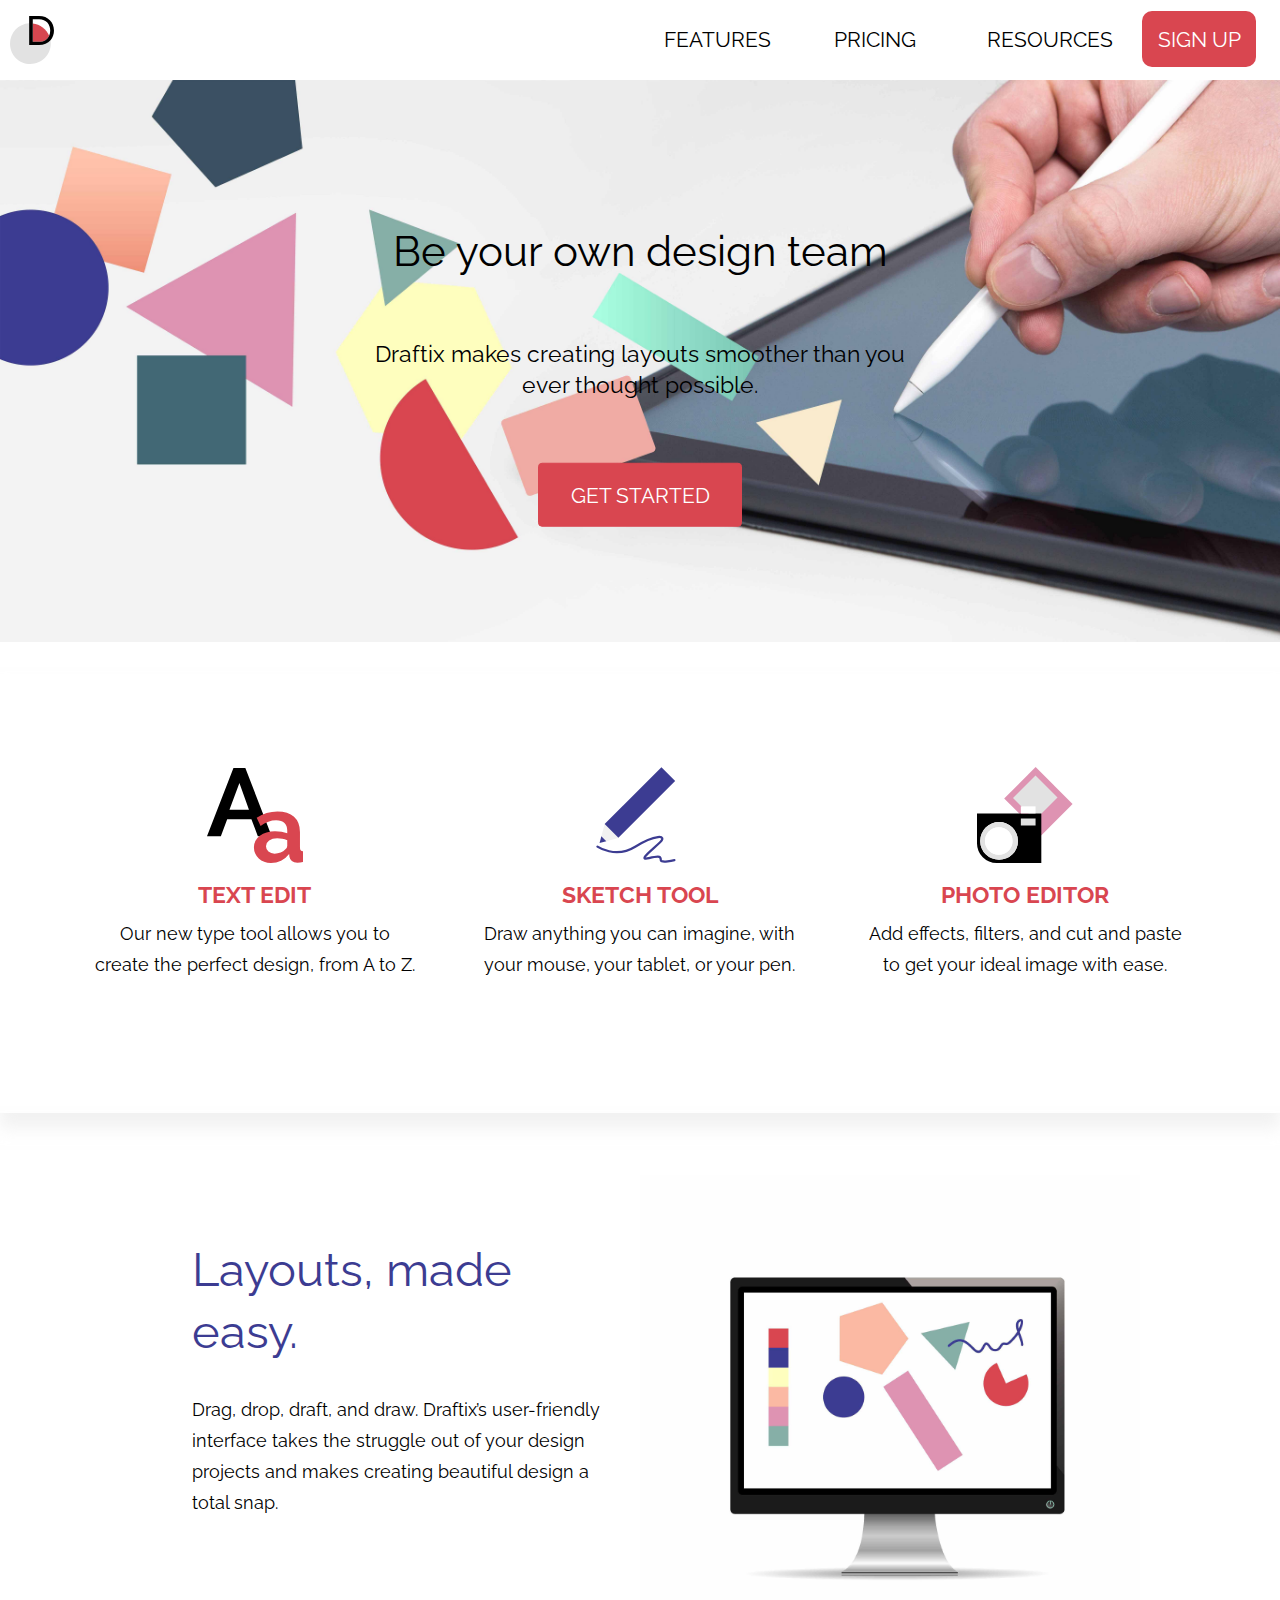
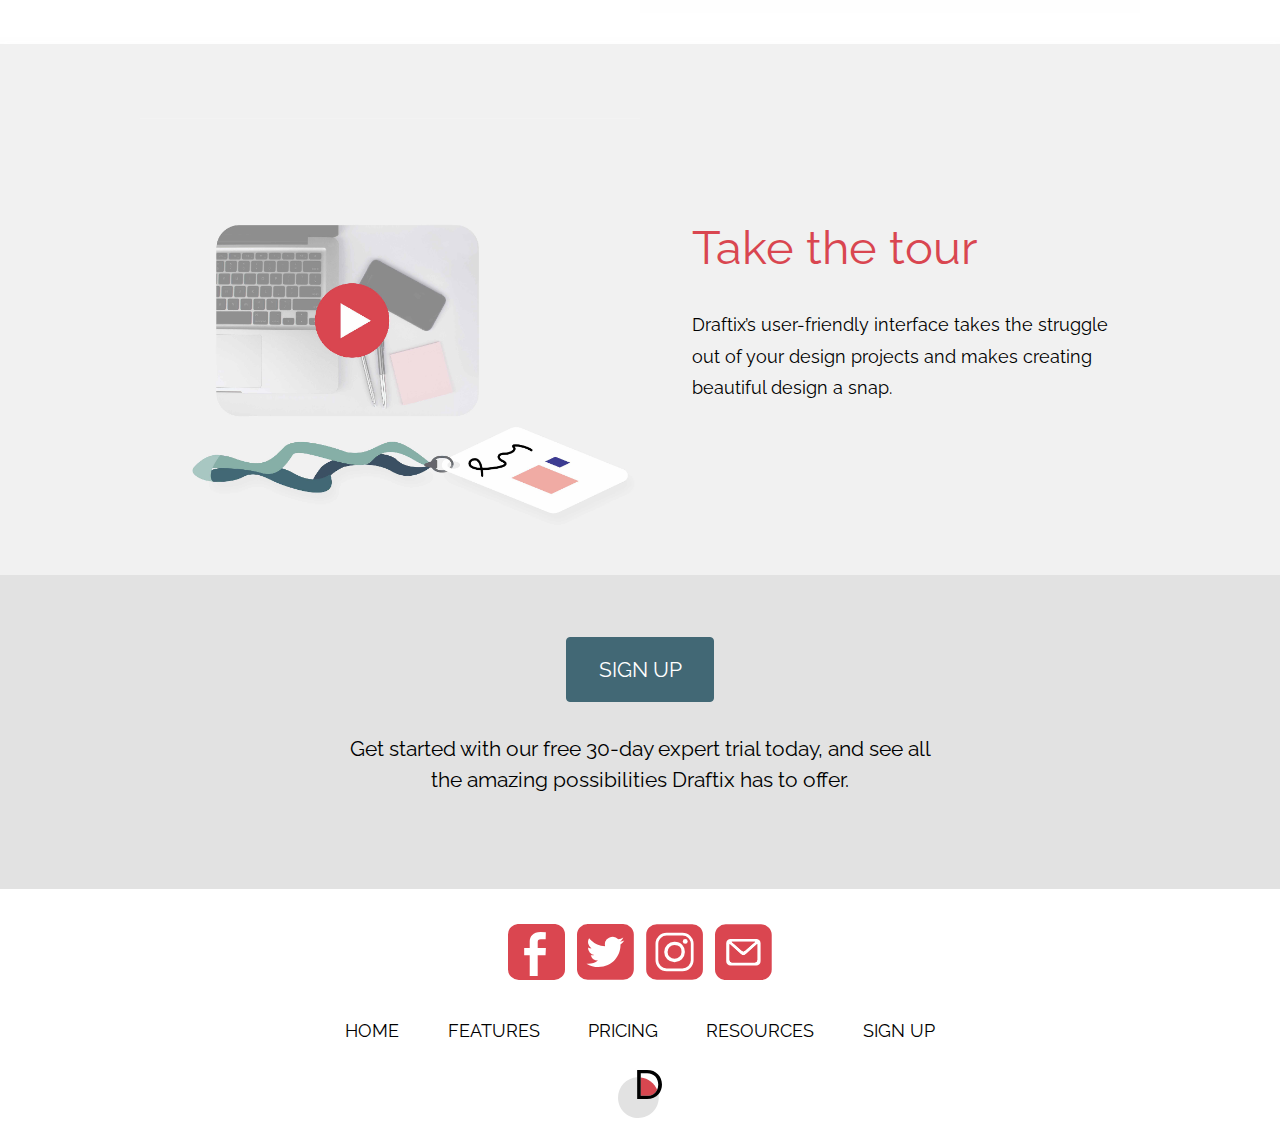
<file: index.html>
<!DOCTYPE html>
<html lang="en-ca">
<head>
  <meta charset="utf-8">
  <title>Draftix | Home</title>
  <meta name="viewport" content="width=device-width,initial-scale=1">
  <link href="css/modules.css" rel="stylesheet">
  <link href="css/grid.css" rel="stylesheet">
  <link href="css/type.css" rel="stylesheet">
  <link href="css/main.css" rel="stylesheet">
  <link href="https://fonts.googleapis.com/css?family=Raleway:500,700" rel="stylesheet">
  <link rel="icon" type="image/png" href="favicon-32x32.png" sizes="32x32">
  <link rel="icon" type="image/png" href="favicon-16x16.png" sizes="16x16">

</head>
<body>

  <header>
    <div class="grid pad-t-1-4">
      <div class="unit xs-1-4 island-1-4">
        <a href="index.html"><img class="logo icon i-48" src="images/draftix-logo.svg" alt=""></a>
      </div>
      <nav class="nav-top unit xs-3-4">
        <input type="checkbox" class="nav-check" id="nav-check">
        <label class="nav-label" for="nav-check">
          <img class="nav-open icon i-48" src="images/nav-icon-open.svg" alt="Open Navigation">
          <img class="nav-close icon i-48" src="images/nav-icon-close.svg" alt="Close Navigation">
        </label>
        <ul class="nav list-group text-upper grid">
          <li class="island-1-2 unit xs-1 s-1 m-1 l-1-4"><a href="tour.html">Features</a></li>
          <li class="island-1-2 unit xs-1 s-1 m-1 l-1-4"><a href="pricing.html">Pricing</a></li>
          <li class="island-1-2 unit xs-1 s-1 m-1 l-1-4"><a href="#">Resources</a></li>
          <li class="island-1-2 unit xs-1 s-1 m-1 l-1-4"><a href="pricing.html">Sign Up</a></li>
        </ul>
      </nav>
    </div>
  </header>

  <main>
    <div class="banner grid relative">

      <div class="crop unit unit-content-center xs-1 push">
        <img class="home-banner overflow" src="images/banner-tablet.jpg" alt="banner">
      </div>

      <div class="unit banner-text absolute text-center pin-c xs-2-3 s-1-2">
        <h1 class="not-bold zetta push">Be your own design team</h1>
        <p class=" push mega island home-banner-caption pad-t-1-2">Draftix makes creating layouts smoother than you ever thought possible.</p>
        <a href="pricing.html#choose" class="btn btn-red text-upper gutter island-1-2">Get Started</a>
      </div>

    </div>

    <section>
      <div class="icon-list shadow pad-b island center-content">
        <ol class="list-group island center-contents-horizontal grid valign-middle icons">

          <li class=" home-icon island list-group-item unit xs-1 s-1 m-1-3 l-1-3 text-center push-1-4">
            <i class="icon i-96 push-1-2"><img src="images/icon-text.svg" alt=""></i>
            <h2 class="mega icon-label bold text-upper center-text push-1-4">Text Edit</h2>
            <p class="milli">Our new type tool allows you to create the perfect design, from A to Z.</p>
          </li>

          <li class="home-icon island list-group-item unit xs-1 s-1 m-1-3 l-1-3 text-center push-1-4">
            <i class="icon i-96 push-1-2"><img src="images/icon-sketch.svg" alt=""></i>
            <h2 class="mega icon-label bold text-upper center-text push-1-4">Sketch Tool</h2>
            <p class="milli">Draw anything you can imagine, with your mouse, your tablet, or your pen.</p>
          </li>

          <li class="home-icon island list-group-item unit xs-1 s-1 m-1-3 l-1-3 text-center push-1-4">
            <i class="icon i-96 push-1-2"><img src="images/icon-photo.svg" alt=""></i>
            <h2 class="mega icon-label bold text-upper center-text push-1-4">Photo Editor</h2>
            <p class="milli">Add effects, filters, and cut and paste to get your ideal image with ease.</p>
          </li>

        </ol>
      </div>

      <div class="shadow cards center-content">
        <div class="grid center cards-container center-content push">
          <div class="unit xs-1 s-1 m-1-2 l-1-2 card-type-1 gutter">
            <div class=" card-type">
              <h2 class=" pad-t-2 blue not-bold yotta">Layouts, made easy.</h2>
              <p class="milli">Drag, drop, draft, and draw. Draftix’s user-friendly interface takes the struggle out of your design projects and makes creating beautiful design a total snap.</p>
            </div>
          </div>
          <div class="unit xs-1 s-1 m-1-2 l-1-2">
            <div class="card-image embed embed-1by1">
              <img class="pass img-flex pad-t-2 embed-item" src="images/card-monitor.jpg" alt="monitor">
            </div>
          </div>
          <div class="unit xs-1 s-1 m-1-2 l-1-2 card-type-2 island text-center">
            <h2 class="blue not-bold yotta">Layouts, made easy.</h2>
            <p class="gutter-2">Drag, drop, draft, and draw. Draftix’s user-friendly interface takes the struggle out of your design projects and makes creating beautiful design a total snap.</p>
          </div>
        </div>
      </div>

      <div class="shadow cards center-content back-lt-gray">
        <div class="grid center cards-container center-content push">
          <div class="unit xs-1 s-1 m-1-2 l-1-2">
            <div class="card-image embed embed-1by1">
              <img class="pass img-flex pad-t-2 embed-item" src="images/card-pass.jpg" alt="pass">
            </div>
          </div>
          <div class="unit xs-1 s-1 m-1-2 l-1-2 card-type-4 island text-center">
            <h2 class="red not-bold yotta">Take the tour</h2>
            <p class="gutter-2">Draftix’s user-friendly interface takes the struggle out of your design projects and makes creating beautiful design a snap.</p>
          </div>
          <div class="unit xs-1 s-1 m-1-2 l-1-2 card-type-3 gutter">
            <div class="card-type">
              <h2 class=" pad-t-2 red not-bold yotta">Take the tour</h2>
              <p class="milli">Draftix’s user-friendly interface takes the struggle out of your design projects and makes creating beautiful design a snap.</p>
            </div>
          </div>
        </div>
      </div>
    </section>

    <div class="back-dk-gray center-content island-2">
      <a href="pricing.html" class="btn btn-teal text-upper gutter island-1-2 push">Sign Up</a>
      <p class="sign-up-text center-text">Get started with our free 30-day expert trial today, and see all the amazing possibilities Draftix has to offer.</p>
    </div>

  </main>

  <footer class="island-1-2 bottom-nav">
    <div class="gutter-1-2 pad-t-1-2">
      <a class="icon-link push-2" href="https://www.facebook.com/">
        <i class="icon i-64">
          <img class="island-1-8" src="images/icon-social-facebook.svg" alt="Facebook">
        </i>
        <span class="icon-label hidden">Facebook</span>
      </a>
      <a class="icon-link push-2" href="https://www.twitter.com/">
        <i class="icon i-64">
          <img class="island-1-8" src="images/icon-social-twitter.svg" alt="Twitter">
        </i>
        <span class="icon-label hidden">Twitter</span>
      </a>
      <a class="icon-link push-2" href="https://www.instagram.com/">
        <i class="icon i-64">
          <img class="island-1-8" src="images/icon-social-instagram.svg" alt="Instagram">
        </i>
        <span class="icon-label hidden">Instagram</span>
      </a>
      <a class="icon-link push-2" href="#">
        <i class="icon i-64">
          <img class="island-1-8" src="images/icon-social-email.svg" alt="Email">
        </i>
        <span class="icon-label hidden">Email</span>
      </a>
    </div>
    <nav class="pad-t-1-2">
      <ul class="list-group text-upper milli push-0 island-1-4">
        <li class="island-1-4"><a href="index.html">Home</a></li>
        <li class="island-1-4"><a href="tour.html">Features</a></li>
        <li class="island-1-4"><a href="pricing.html">Pricing</a></li>
        <li class="island-1-4"><a href="#">Resources</a></li>
        <li class="island-1-4"><a class="btn-none" href="pricing.html">Sign Up</a></li>
      </ul>
    </nav>
    <div class="unit xs-1 island-1-4 bottom-logo">
      <a class="right pad-b-1-2" href="index.html"><img class="icon i-48" src="images/draftix-logo.svg" alt=""></a>
    </div>
  </footer>

</body>
</html>
</file>
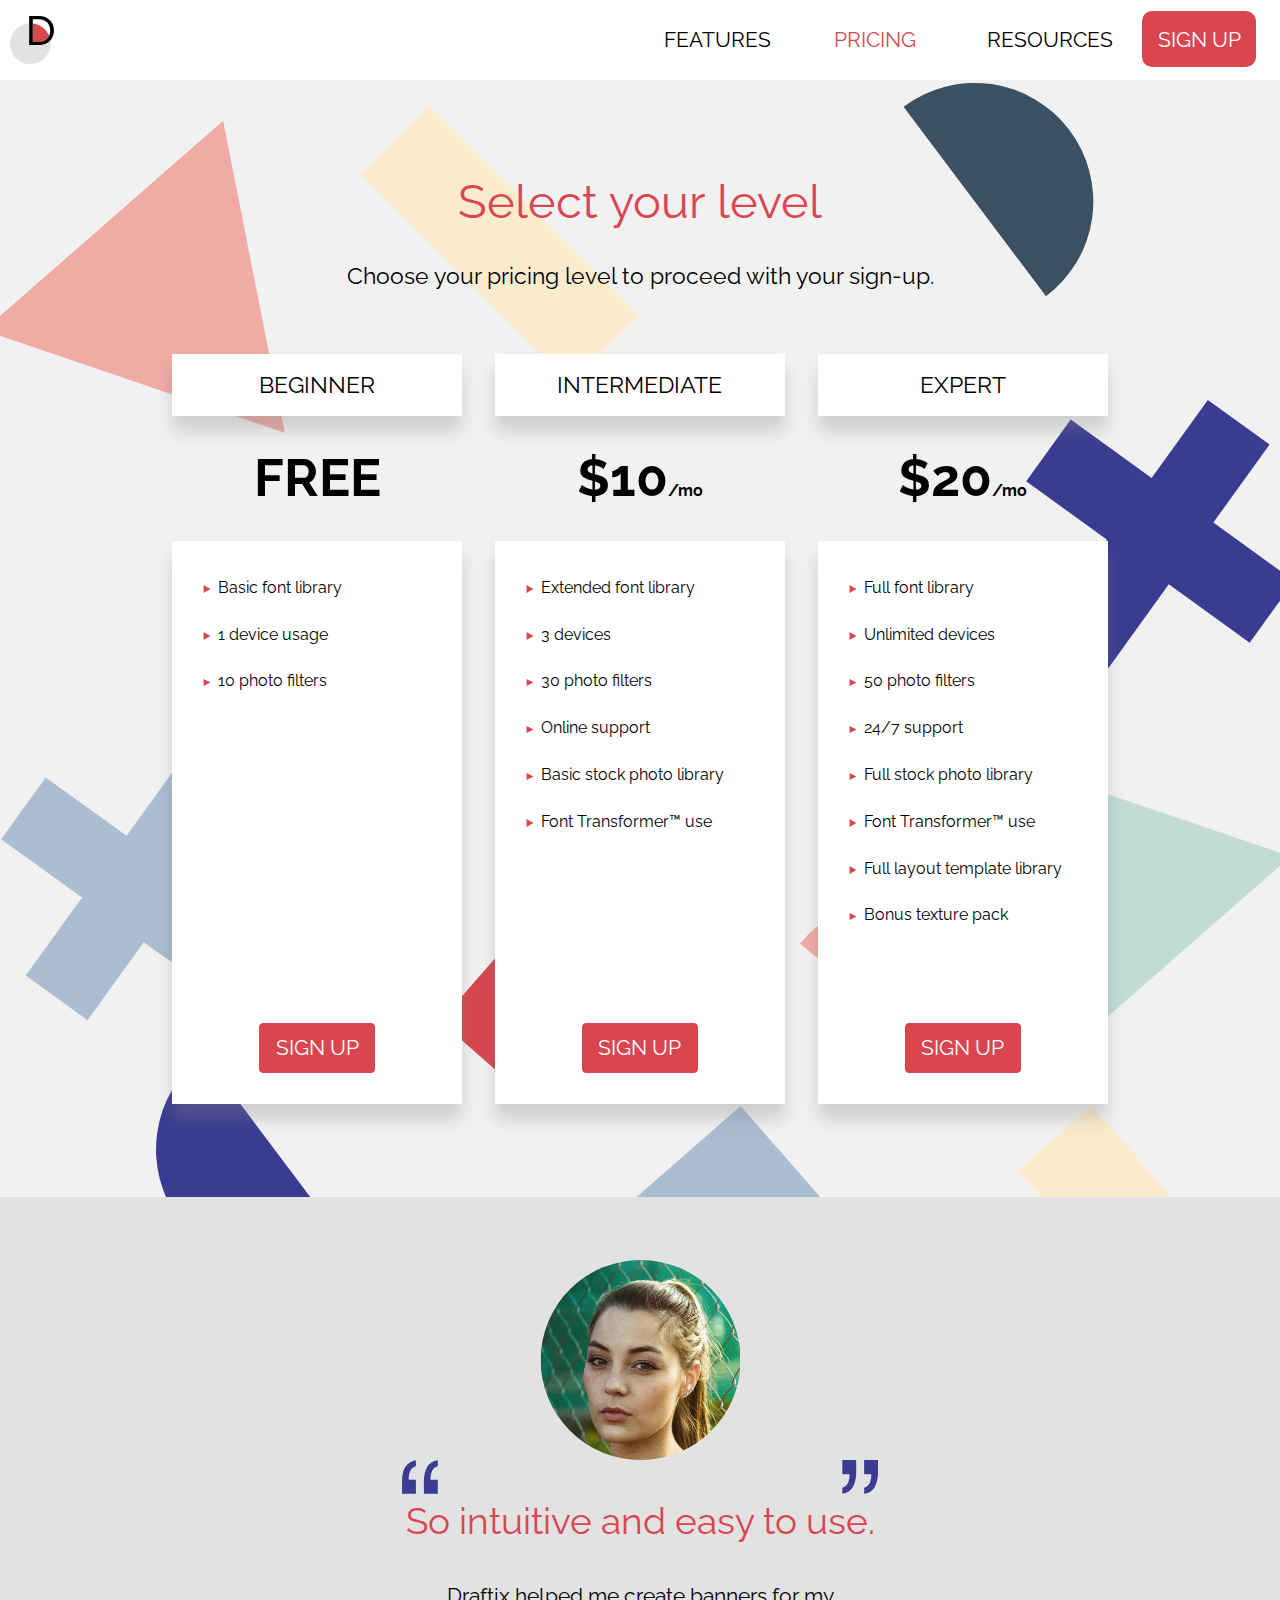
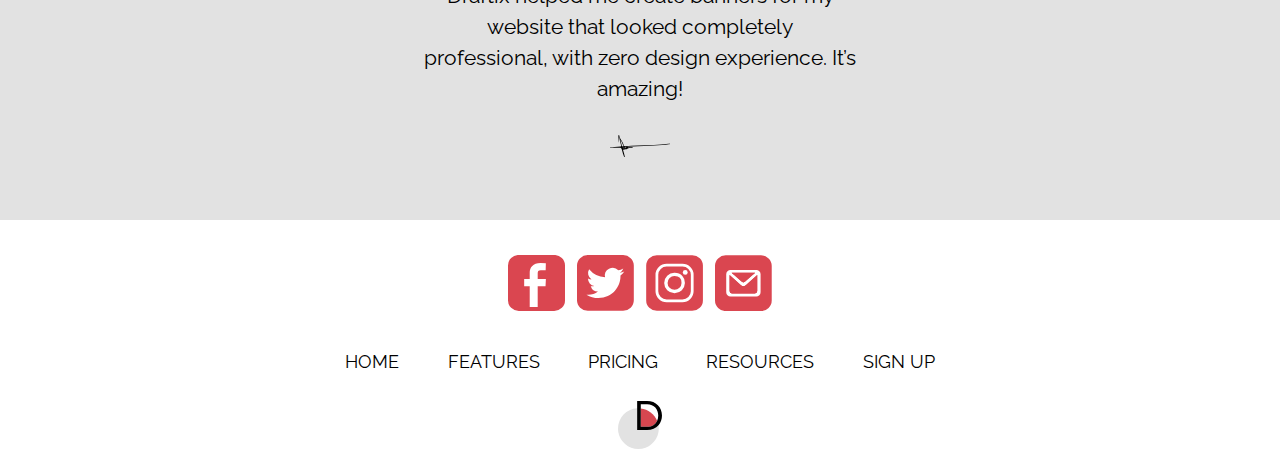
<file: pricing.html>
<!DOCTYPE html>
<html lang="en-ca">
<head>
  <meta charset="utf-8">
  <title>Draftix | Pricing</title>
  <meta name="viewport" content="width=device-width,initial-scale=1">
  <link href="css/modules.css" rel="stylesheet">
  <link href="css/grid.css" rel="stylesheet">
  <link href="css/type.css" rel="stylesheet">
  <link href="css/main.css" rel="stylesheet">
  <link href="https://fonts.googleapis.com/css?family=Raleway:500,700" rel="stylesheet">
  <link rel="icon" type="image/png" href="favicon-32x32.png" sizes="32x32">
  <link rel="icon" type="image/png" href="favicon-16x16.png" sizes="16x16">

</head>
<body>

  <header>
    <div class="grid pad-t-1-4">
      <div class="unit xs-1-4 island-1-4">
        <a href="index.html"><img class="logo icon i-48" src="images/draftix-logo.svg" alt=""></a>
      </div>
      <nav class="nav-top unit xs-3-4">
        <input type="checkbox" class="nav-check" id="nav-check">
        <label class="nav-label" for="nav-check">
          <img class="nav-open icon i-48" src="images/nav-icon-open.svg" alt="Open Navigation">
          <img class="nav-close icon i-48" src="images/nav-icon-close.svg" alt="Close Navigation">
        </label>
        <ul class="nav list-group text-upper grid">
          <li class="island-1-2 unit xs-1 s-1 m-1 l-1-4"><a href="tour.html">Features</a></li>
          <li class="island-1-2 unit xs-1 s-1 m-1 l-1-4"><a class="current" href="pricing.html">Pricing</a></li>
          <li class="island-1-2 unit xs-1 s-1 m-1 l-1-4"><a href="#">Resources</a></li>
          <li class="island-1-2 unit xs-1 s-1 m-1 l-1-4"><a href="pricing.html">Sign Up</a></li>
        </ul>
      </nav>
    </div>
  </header>

  <main class="pricing-back">

    <div class="center-content">

      <div class="unit mega banner-text text-center pad-t xs-2-3 s-1-2">
        <h1 class="not-bold exa push pad-t-2 red select-level">Select your level</h1>
        <p class="gutter-1-2">Choose your pricing level to proceed with your sign-up.</p>
      </div>

    </div>

    <div class="grid center-content pricing-all island gutter-1-2 push-2">

      <div class="unit xs-1 l-1-3 center-content push-2 price-column">
        <div class="pricing-box">
          <h2 class="mega back-white not-bold text-upper text-center island-1-2 shadow-dk">Beginner</h2>
          <h3 class="text-upper yotta text-center price">Free</h3>
          <div class="back-white shadow-dk bottom-pricing relative">
            <ul class="bullet-red list-group gutter micro">
              <li class="pad-t push-1-2">Basic font library</li>
              <li class="push-1-2">1 device usage</li>
              <li class="push-1-2 pad-b">10 photo filters</li>
            </ul>
            <div class="island center-content">
              <a class="btn btn-red text-upper pricing-btn" href="sign-up.html">Sign Up</a>
            </div>
          </div>
        </div>
      </div>

      <div class="unit xs-1 l-1-3 center-content push-2 price-column">
        <div class="pricing-box">
          <h2 id="choose" class="mega back-white not-bold text-upper text-center island-1-2 shadow-dk">Intermediate</h2>
          <h3 class="text-upper yotta text-center price">$10<span class="text-lower micro">/mo</span></h3>
          <div class="back-white shadow-dk bottom-pricing">
            <ul class="bullet-red list-group gutter micro">
              <li class="pad-t push-1-2">Extended font library</li>
              <li class="push-1-2">3 devices</li>
              <li class="push-1-2">30 photo filters</li>
              <li class="push-1-2">Online support</li>
              <li class="push-1-2">Basic stock photo library</li>
              <li class="push-1-2 pad-b">Font Transformer™ use</li>
            </ul>
            <div class="island center-content valign-bottom">
              <a class="btn btn-red text-upper pricing-btn" href="sign-up.html">Sign Up</a>
            </div>
          </div>
        </div>
      </div>

      <div class="unit xs-1 l-1-3 center-content push-2 price-column">
        <div class="pricing-box">
          <h2 class="mega back-white not-bold text-upper text-center island-1-2 shadow-dk">Expert</h2>
          <h3 class="text-upper yotta text-center price">$20<span class="text-lower micro">/mo</span></h3>
          <div class="back-white shadow-dk bottom-pricing">
            <ul class="bullet-red list-group gutter micro">
              <li class="pad-t push-1-2">Full font library</li>
              <li class="push-1-2">Unlimited devices</li>
              <li class="push-1-2">50 photo filters</li>
              <li class="push-1-2">24/7 support</li>
              <li class="push-1-2">Full stock photo library</li>
              <li class="push-1-2">Font Transformer™ use</li>
              <li class="push-1-2">Full layout template library</li>
              <li class="push-1-2 pad-b">Bonus texture pack</li>
            </ul>
            <div class="island center-content valign-bottom">
              <a class="btn btn-red text-upper pricing-btn" href="sign-up.html">Sign Up</a>
            </div>
          </div>
        </div>
      </div>

    </div>

    <div class="back-dk-gray">
      <div class="grid center-content island-2 testimonial">
        <img class="test unit xs-1 img-flex push-1-2" src="images/photo-testimonial-2.svg" alt="">
        <img class="unit xs-1 m-1 l-1 quote-sm" src="images/quotes.svg" alt="">
        <img class="unit xs-1 m-1 l-1 quote-l" src="images/quotes-large.svg" alt="">
        <h2 class="unit red not-bold exa center-text">So intuitive and easy to use.</h2>
        <p class=" unit sign-up-text center-text">Draftix helped me create banners for my website that looked completely professional, with zero design experience. It’s amazing!</p>
        <img class=" unit xs-1 sign" src="images/testimonial-signature-2.svg" alt="">
      </div>
    </div>

  </main>

  <footer class="island-1-2 bottom-nav">
    <div class="gutter-1-2 pad-t-1-2">
      <a class="icon-link push-2" href="https://www.facebook.com/">
        <i class="icon i-64">
          <img class="island-1-8" src="images/icon-social-facebook.svg" alt="Facebook">
        </i>
        <span class="icon-label hidden">Facebook</span>
      </a>
      <a class="icon-link push-2" href="https://www.twitter.com/">
        <i class="icon i-64">
          <img class="island-1-8" src="images/icon-social-twitter.svg" alt="Twitter">
        </i>
        <span class="icon-label hidden">Twitter</span>
      </a>
      <a class="icon-link push-2" href="https://www.instagram.com/">
        <i class="icon i-64">
          <img class="island-1-8" src="images/icon-social-instagram.svg" alt="Instagram">
        </i>
        <span class="icon-label hidden">Instagram</span>
      </a>
      <a class="icon-link push-2" href="#">
        <i class="embed-item icon i-64">
          <img class="island-1-8" src="images/icon-social-email.svg" alt="Email">
        </i>
        <span class="icon-label hidden">Email</span>
      </a>
    </div>
    <nav class="pad-t-1-2">
      <ul class="list-group text-upper milli push-0 island-1-4">
        <li class="island-1-4"><a href="index.html">Home</a></li>
        <li class="island-1-4"><a href="tour.html">Features</a></li>
        <li class="island-1-4"><a href="pricing.html">Pricing</a></li>
        <li class="island-1-4"><a href="#">Resources</a></li>
        <li class="island-1-4"><a class="btn-none" href="pricing.html">Sign Up</a></li>
      </ul>
    </nav>
    <div class="unit xs-1 island-1-4 bottom-logo">
      <a class="right pad-b-1-2" href="index.html"><img class="icon i-48" src="images/draftix-logo.svg" alt=""></a>
    </div>
  </footer>

</body>
</html>
</file>
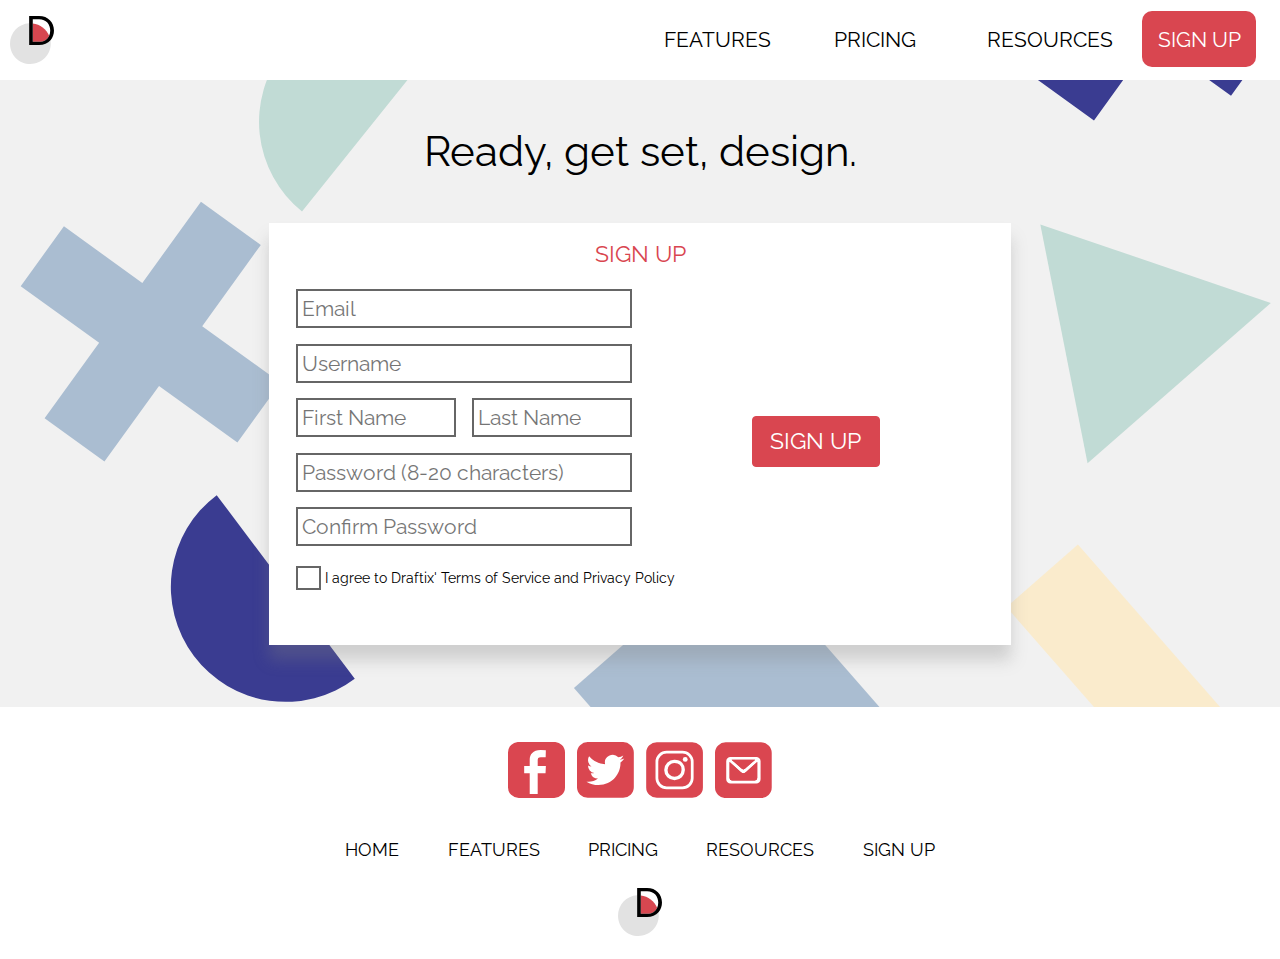
<file: sign-up.html>
<!DOCTYPE html>
<html lang="en-ca">
<head>
  <meta charset="utf-8">
  <title>Draftix | Sign Up</title>
  <meta name="viewport" content="width=device-width,initial-scale=1">
  <link href="css/modules.css" rel="stylesheet">
  <link href="css/grid.css" rel="stylesheet">
  <link href="css/type.css" rel="stylesheet">
  <link href="css/main.css" rel="stylesheet">
  <link href="https://fonts.googleapis.com/css?family=Raleway:500,700" rel="stylesheet">
  <link rel="icon" type="image/png" href="favicon-32x32.png" sizes="32x32">
  <link rel="icon" type="image/png" href="favicon-16x16.png" sizes="16x16">

</head>
<body>

  <header>
    <div class="grid pad-t-1-4">
      <div class="unit xs-1-4 island-1-4">
        <a href="index.html"><img class="logo icon i-48" src="images/draftix-logo.svg" alt=""></a>
      </div>
      <nav class="nav-top unit xs-3-4">
        <input type="checkbox" class="nav-check" id="nav-check">
        <label class="nav-label" for="nav-check">
          <img class="nav-open icon i-48" src="images/nav-icon-open.svg" alt="Open Navigation">
          <img class="nav-close icon i-48" src="images/nav-icon-close.svg" alt="Close Navigation">
        </label>
        <ul class="nav list-group text-upper grid">
          <li class="island-1-2 unit xs-1 s-1 m-1 l-1-4"><a href="tour.html">Features</a></li>
          <li class="island-1-2 unit xs-1 s-1 m-1 l-1-4"><a href="pricing.html">Pricing</a></li>
          <li class="island-1-2 unit xs-1 s-1 m-1 l-1-4"><a href="#">Resources</a></li>
          <li class="island-1-2 unit xs-1 s-1 m-1 l-1-4 current"><a href="sign-up.html">Sign Up</a></li>
        </ul>
      </nav>
    </div>
  </header>

  <main class="pricing-back">

    <div class="center-content">

      <div class="unit banner-text text-center pad-t xs-2-3 s-1-2">
        <h1 class="not-bold exa push pad-t island-1-2">Ready, get set, design.</h1>
      </div>

      <div class="back-white shadow-dk island-1-2 push-2 form">
        <h2 class="text-center not-bold red text-upper mega push-1-2">Sign Up</h2>
        <form class="grid center-content island-1-8" method="POST" action="https://formspree.io/sull0225@algonquinlive.com">
          <div class="grid unit xs-1 l-1-2">
            <div class=" unit xs-1 push-1-2 gutter-1-4 text-center">
              <label class="hidden" for="email">Email</label>
              <input type="email" name="email" placeholder="Email" id="email">
            </div>
            <div class="unit xs-1 push-1-2 gutter-1-4 text-center">
              <label class="hidden" for="username">Username</label>
              <input name="username" placeholder="Username" id="username">
            </div>
            <div class="unit xs-1 l-1-2 push-1-2 gutter-1-4 text-center left">
              <label class="hidden" for="first-name">First Name</label>
              <input name="first-name" placeholder="First Name" id="first-name">
            </div>
            <div class="unit xs-1 l-1-2 push-1-2 gutter-1-4 text-center left ">
              <label class="hidden" for="last-name">Last Name</label>
              <input name="last-name" placeholder="Last Name" id="last-name">
            </div>
            <div class="unit xs-1 push-1-2 gutter-1-4 text-center">
              <label class="hidden" for="password">Password (8-20 characters)</label>
              <input type="password" name="password" placeholder="Password (8-20 characters)" id="password">
            </div>
            <div class="unit xs-1 push-1-2 gutter-1-4 text-center">
              <label class="hidden" for="confirm-password">Confirm Password</label>
              <input type="password" name="confirm-password" placeholder="Confirm Password" id="confirm-password">
            </div>
            <div class="unit xs-1 push gutter-1-4 micro check">
              <input id="agree" type="checkbox">
              <label for="agree">I agree to Draftix' Terms of Service and Privacy Policy</label>
            </div>
          </div>
          <div class="unit xs-1 l-1-2 text-center mega">
            <button class="btn btn-red text-upper not-bold push" type="submit">Sign Up</button>
          </div>
        </form>

      </div>

    </div>

  </main>

  <footer class="island-1-2 bottom-nav">
    <div class="gutter-1-2 pad-t-1-2">
      <a class="icon-link push-2" href="https://www.facebook.com/">
        <i class="icon i-64">
          <img class="island-1-8" src="images/icon-social-facebook.svg" alt="Facebook">
        </i>
        <span class="icon-label hidden">Facebook</span>
      </a>
      <a class="icon-link push-2" href="https://www.twitter.com/">
        <i class="icon i-64">
          <img class="island-1-8" src="images/icon-social-twitter.svg" alt="Twitter">
        </i>
        <span class="icon-label hidden">Twitter</span>
      </a>
      <a class="icon-link push-2" href="https://www.instagram.com/">
        <i class="icon i-64">
          <img class="island-1-8" src="images/icon-social-instagram.svg" alt="Instagram">
        </i>
        <span class="icon-label hidden">Instagram</span>
      </a>
      <a class="icon-link push-2" href="#">
        <i class="embed-item icon i-64">
          <img class="island-1-8" src="images/icon-social-email.svg" alt="Email">
        </i>
        <span class="icon-label hidden">Email</span>
      </a>
    </div>
    <nav class="pad-t-1-2">
      <ul class="list-group text-upper milli push-0 island-1-4">
        <li class="island-1-4"><a href="index.html">Home</a></li>
        <li class="island-1-4"><a href="tour.html">Features</a></li>
        <li class="island-1-4"><a href="pricing.html">Pricing</a></li>
        <li class="island-1-4"><a href="#">Resources</a></li>
        <li class="island-1-4"><a class="btn-none" href="pricing.html">Sign Up</a></li>
      </ul>
    </nav>
    <div class="unit xs-1 island-1-4 bottom-logo">
      <a class="right pad-b-1-2" href="index.html"><img class="icon i-48" src="images/draftix-logo.svg" alt=""></a>
    </div>
  </footer>

</body>
</html>
</file>
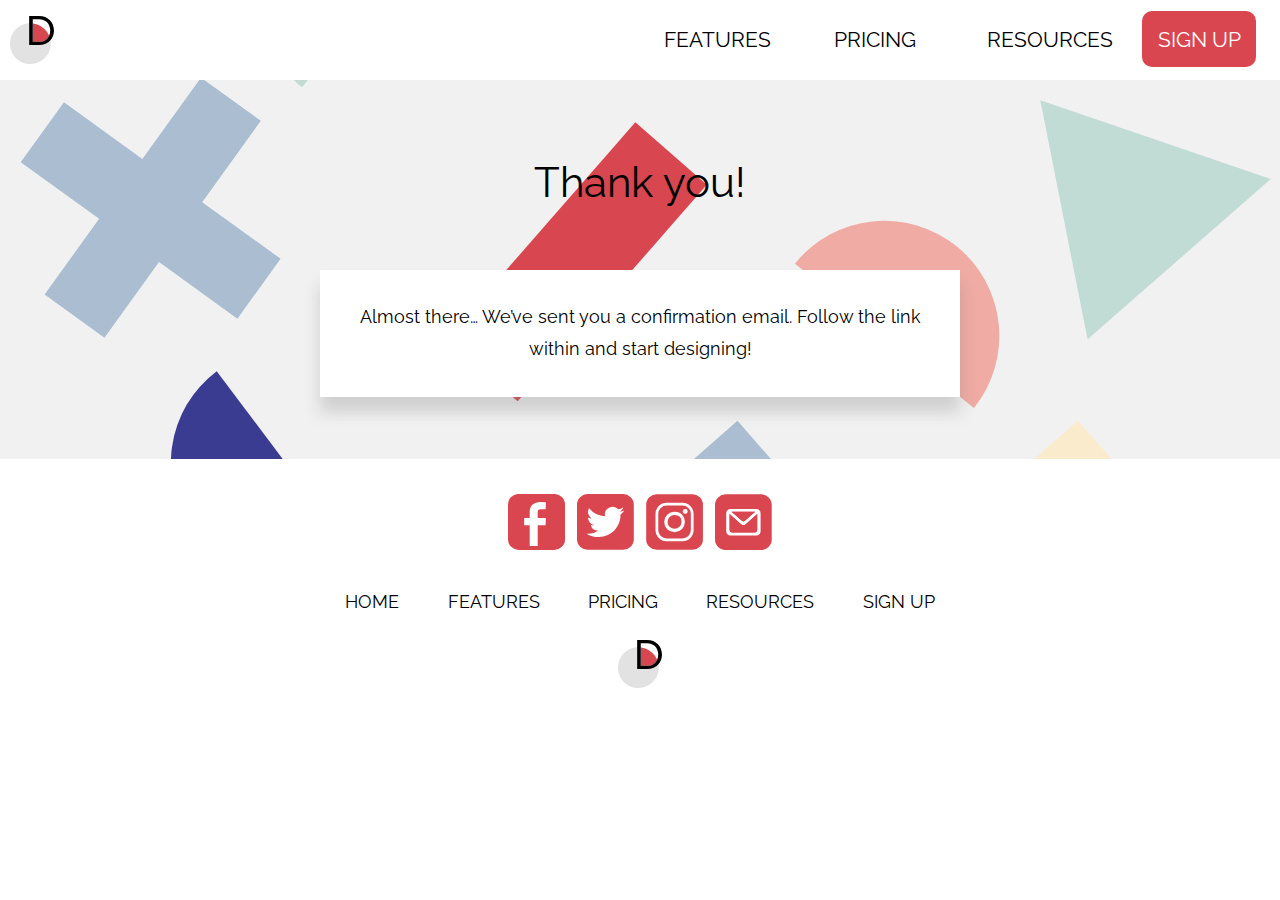
<file: thank-you.html>
<!DOCTYPE html>
<html lang="en-ca">
<head>
  <meta charset="utf-8">
  <title>Draftix | Sign Up</title>
  <meta name="viewport" content="width=device-width,initial-scale=1">
  <link href="css/modules.css" rel="stylesheet">
  <link href="css/grid.css" rel="stylesheet">
  <link href="css/type.css" rel="stylesheet">
  <link href="css/main.css" rel="stylesheet">
  <link href="https://fonts.googleapis.com/css?family=Raleway:500,700" rel="stylesheet">
  <link rel="icon" type="image/png" href="favicon-32x32.png" sizes="32x32">
  <link rel="icon" type="image/png" href="favicon-16x16.png" sizes="16x16">

</head>
<body>

  <header>
    <div class="grid pad-t-1-4">
      <div class="unit xs-1-4 island-1-4">
        <a href="index.html"><img class="logo icon i-48" src="images/draftix-logo.svg" alt=""></a>
      </div>
      <nav class="nav-top unit xs-3-4">
        <input type="checkbox" class="nav-check" id="nav-check">
        <label class="nav-label" for="nav-check">
          <img class="nav-open icon i-48" src="images/nav-icon-open.svg" alt="Open Navigation">
          <img class="nav-close icon i-48" src="images/nav-icon-close.svg" alt="Close Navigation">
        </label>
        <ul class="nav list-group text-upper grid">
          <li class="island-1-2 unit xs-1 s-1 m-1 l-1-4 current"><a href="tour.html">Features</a></li>
          <li class="island-1-2 unit xs-1 s-1 m-1 l-1-4"><a href="pricing.html">Pricing</a></li>
          <li class="island-1-2 unit xs-1 s-1 m-1 l-1-4"><a href="#">Resources</a></li>
          <li class="island-1-2 unit xs-1 s-1 m-1 l-1-4"><a href="sign-up.html">Sign Up</a></li>
        </ul>
      </nav>
    </div>
  </header>

  <main class="pricing-back">

    <div class="center-content">

      <div class="unit banner-text text-center pad-t-1-2 xs-2-3 s-1-2 push-2">
        <h1 class="not-bold yotta push-2 pad-t-2">Thank you!</h1>
        <p class="back-white milli shadow-dk island gutter push-2 thank-you">Almost there… We’ve sent you a confirmation email. Follow the link within and start designing!</p>
      </div>
    </div>

  </main>

  <footer class="island-1-2 bottom-nav">
    <div class="gutter-1-2 pad-t-1-2">
      <a class="icon-link push-2" href="https://www.facebook.com/">
        <i class="icon i-64">
          <img class="island-1-8" src="images/icon-social-facebook.svg" alt="Facebook">
        </i>
        <span class="icon-label hidden">Facebook</span>
      </a>
      <a class="icon-link push-2" href="https://www.twitter.com/">
        <i class="icon i-64">
          <img class="island-1-8" src="images/icon-social-twitter.svg" alt="Twitter">
        </i>
        <span class="icon-label hidden">Twitter</span>
      </a>
      <a class="icon-link push-2" href="https://www.instagram.com/">
        <i class="icon i-64">
          <img class="island-1-8" src="images/icon-social-instagram.svg" alt="Instagram">
        </i>
        <span class="icon-label hidden">Instagram</span>
      </a>
      <a class="icon-link push-2" href="#">
        <i class="embed-item icon i-64">
          <img class="island-1-8" src="images/icon-social-email.svg" alt="Email">
        </i>
        <span class="icon-label hidden">Email</span>
      </a>
    </div>
    <nav class="pad-t-1-2">
      <ul class="list-group text-upper milli push-0 island-1-4">
        <li class="island-1-4"><a href="index.html">Home</a></li>
        <li class="island-1-4"><a href="tour.html">Features</a></li>
        <li class="island-1-4"><a href="pricing.html">Pricing</a></li>
        <li class="island-1-4"><a href="#">Resources</a></li>
        <li class="island-1-4"><a class="btn-none" href="pricing.html">Sign Up</a></li>
      </ul>
    </nav>
    <div class="unit xs-1 island-1-4 bottom-logo">
      <a class="right pad-b-1-2" href="index.html"><img class="icon i-48" src="images/draftix-logo.svg" alt=""></a>
    </div>
  </footer>

</body>
</html>
</file>
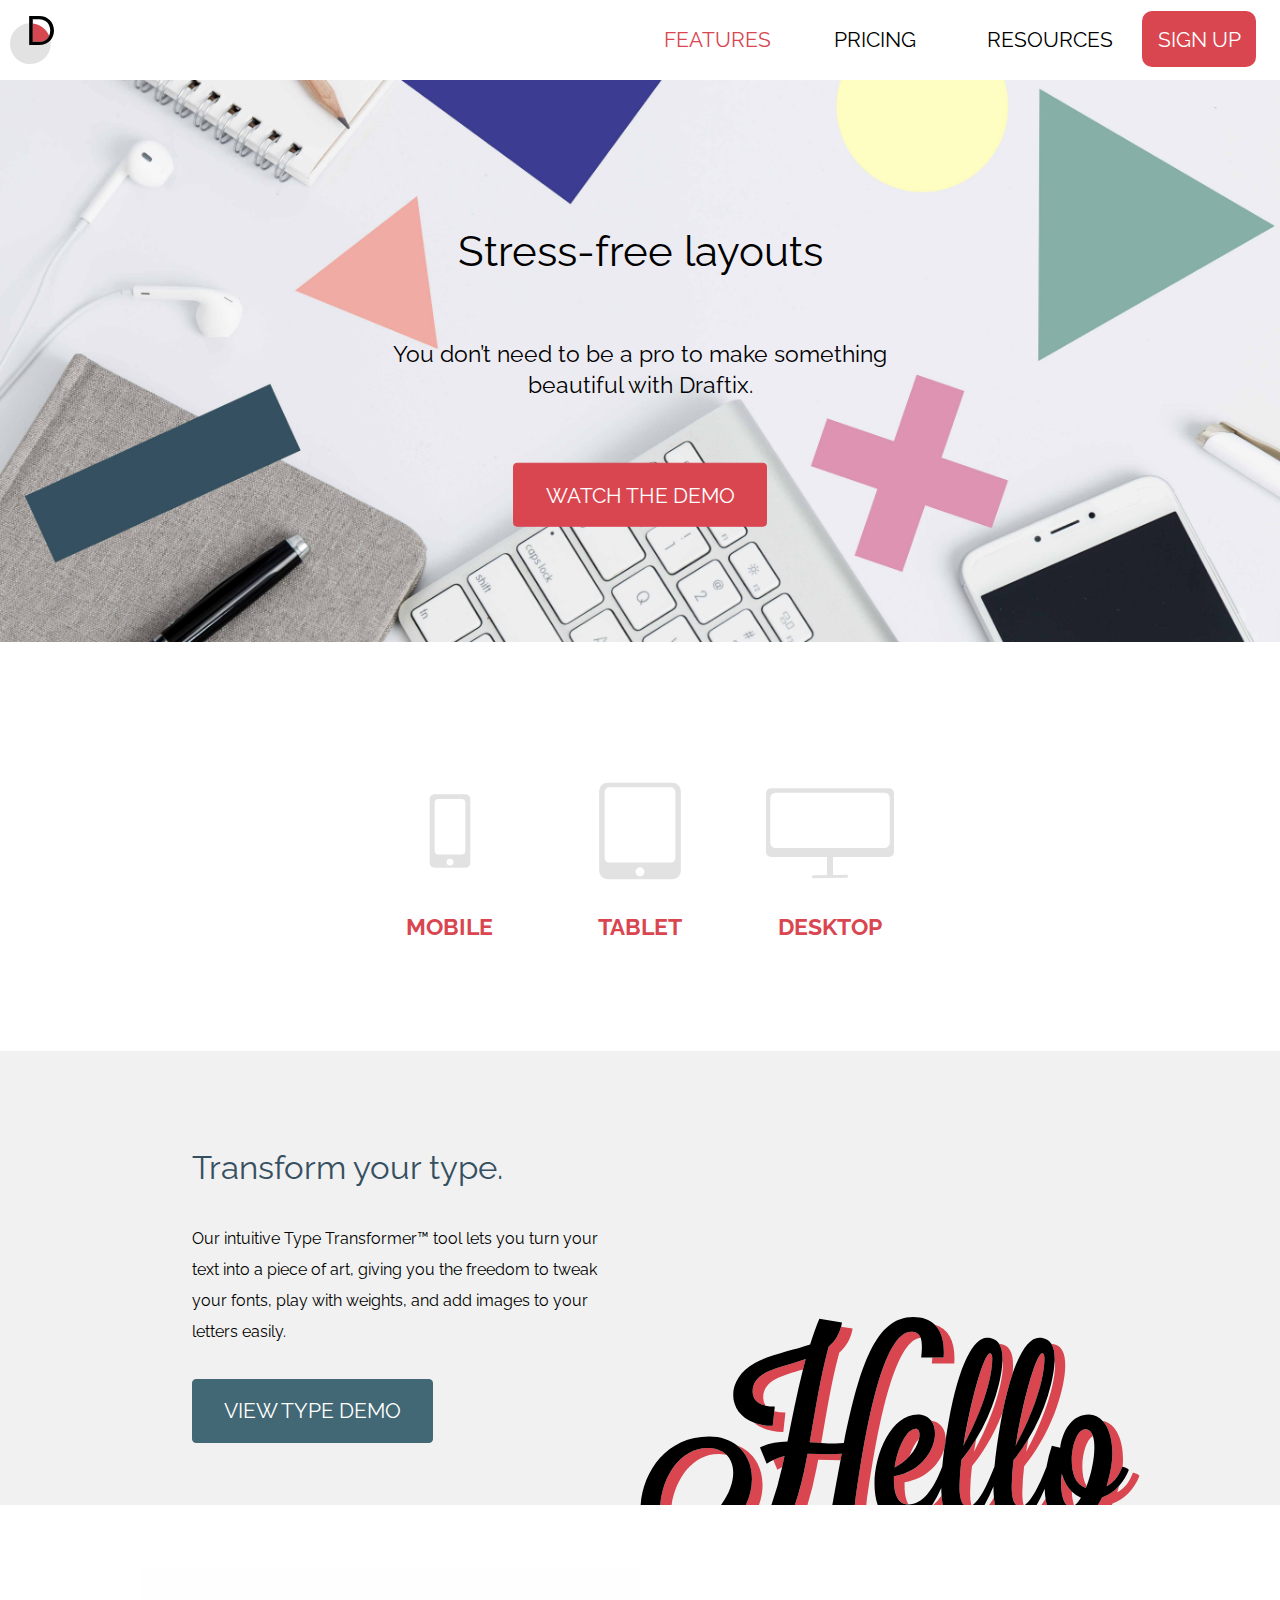
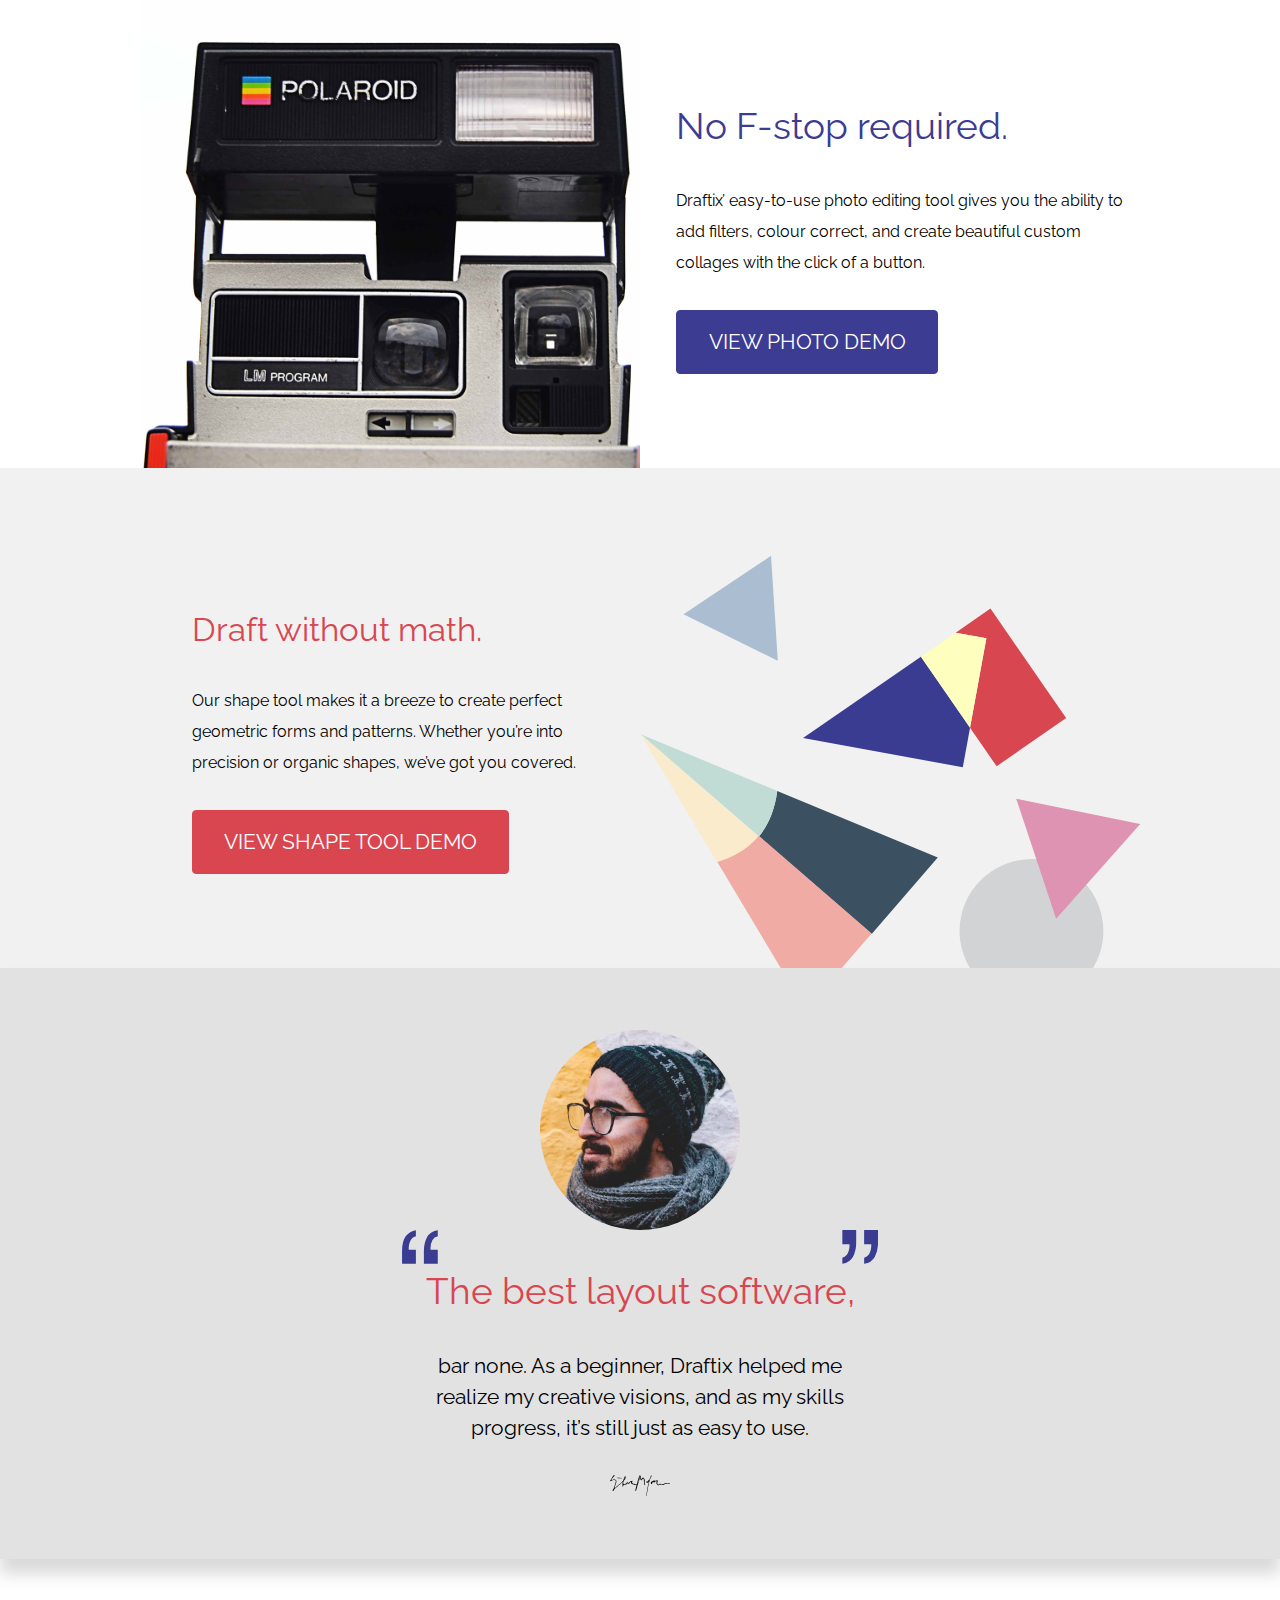
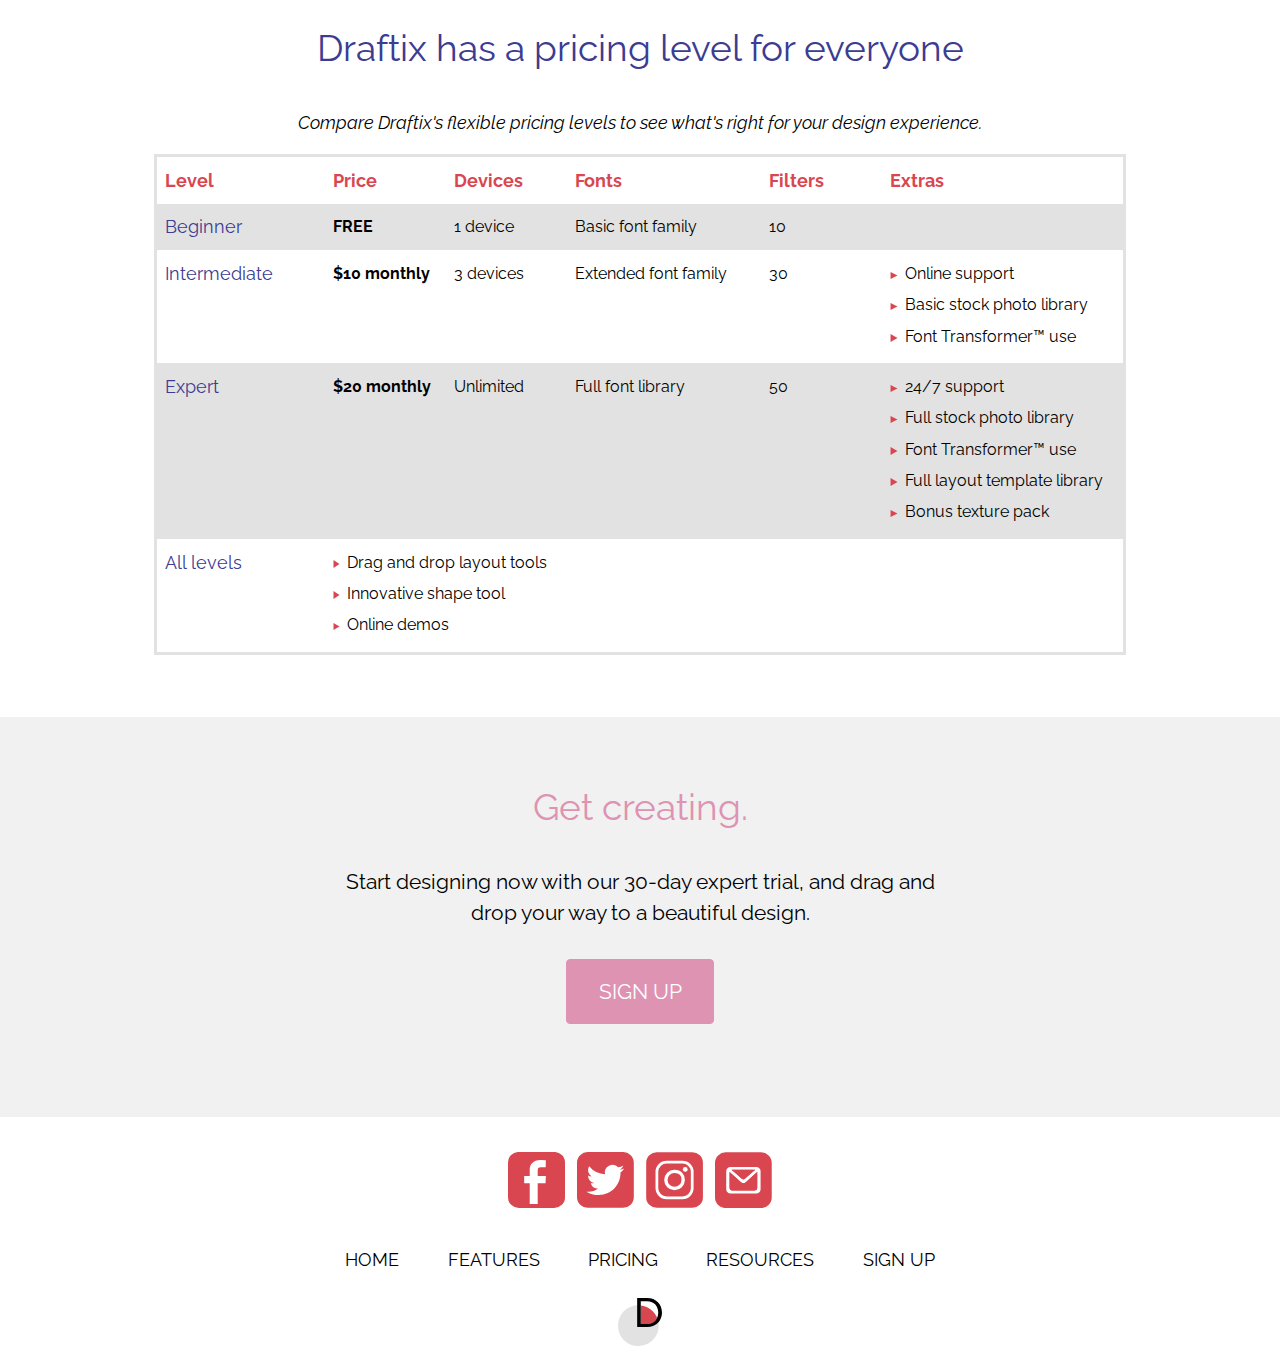
<file: tour.html>
<!DOCTYPE html>
<html lang="en-ca">
<head>
  <meta charset="utf-8">
  <title>Draftix | Features</title>
  <meta name="viewport" content="width=device-width,initial-scale=1">
  <link href="css/modules.css" rel="stylesheet">
  <link href="css/grid.css" rel="stylesheet">
  <link href="css/type.css" rel="stylesheet">
  <link href="css/main.css" rel="stylesheet">
  <link href="https://fonts.googleapis.com/css?family=Raleway:500,700" rel="stylesheet">
  <link rel="icon" type="image/png" href="favicon-32x32.png" sizes="32x32">
  <link rel="icon" type="image/png" href="favicon-16x16.png" sizes="16x16">

</head>
<body>

  <header>
    <div class="grid pad-t-1-4">
      <div class="unit xs-1-4 island-1-4">
        <a href="index.html"><img class="logo icon i-48" src="images/draftix-logo.svg" alt=""></a>
      </div>
      <nav class="nav-top unit xs-3-4">
        <input type="checkbox" class="nav-check" id="nav-check">
        <label class="nav-label" for="nav-check">
          <img class="nav-open icon i-48" src="images/nav-icon-open.svg" alt="Open Navigation">
          <img class="nav-close icon i-48" src="images/nav-icon-close.svg" alt="Close Navigation">
        </label>
        <ul class="nav list-group text-upper grid">
          <li class="island-1-2 unit xs-1 s-1 m-1 l-1-4"><a class="current" href="tour.html">Features</a></li>
          <li class="island-1-2 unit xs-1 s-1 m-1 l-1-4"><a href="pricing.html">Pricing</a></li>
          <li class="island-1-2 unit xs-1 s-1 m-1 l-1-4"><a href="#">Resources</a></li>
          <li class="island-1-2 unit xs-1 s-1 m-1 l-1-4"><a href="pricing.html">Sign Up</a></li>
        </ul>
      </nav>
    </div>
  </header>

  <main>
    <div class="banner grid relative">

      <div class="crop unit unit-content-center xs-1 push">
        <img class="home-banner overflow" src="images/banner-features.jpg" alt="banner">
      </div>

      <div class="unit banner-text absolute text-center pin-c xs-2-3 s-1-2">
        <h1 class="not-bold zetta push">Stress-free layouts</h1>
        <p class=" push mega island home-banner-caption pad-t-1-2">You don’t need to be a pro to make something beautiful with Draftix.</p>
        <a class="btn btn-red text-upper gutter island-1-2">Watch the Demo</a>
      </div>

    </div>

    <div class="icon-list pad-b island center-content">
      <ol class="list-group island center-contents-horizontal grid valign-middle icons">

        <li class=" home-icon island list-group-item unit xs-1 s-1 m-1-3 l-1-3 text-center push-1-4">
          <i class="icon i-128 push-1-2"><img src="images/icon-mobile.svg" alt=""></i>
          <h2 class="mega icon-label bold text-upper center-text push-1-4">Mobile</h2>
        </li>

        <li class="home-icon island list-group-item unit xs-1 s-1 m-1-3 l-1-3 text-center push-1-4">
          <i class="icon i-128 push-1-2"><img src="images/icon-tablet.svg" alt=""></i>
          <h2 class="mega icon-label bold text-upper center-text push-1-4">Tablet</h2>
        </li>

        <li class="home-icon island list-group-item unit xs-1 s-1 m-1-3 l-1-3 text-center push-1-4">
          <i class="icon i-128 push-1-2"><img src="images/icon-desktop.svg" alt=""></i>
          <h2 class="mega icon-label bold text-upper center-text push-1-4">Desktop</h2>
        </li>

      </ol>
    </div>

    <div class="cards center-content back-lt-gray">
      <div class="grid grid-bottom center cards-container center-content">
        <div class="unit xs-1 s-1 m-1-2 l-1-2 card-type-5 gutter">
          <div class="card-type pad-t push">
            <h2 class=" pad-t-2 teal not-bold">Transform your type.</h2>
            <p class="micro">Our intuitive Type Transformer™ tool lets you turn your text into a piece of art, giving you the freedom to tweak your fonts, play with weights, and add images to your letters easily.</p>
            <a class="btn btn-teal text-upper gutter island-1-2 push">View Type Demo</a>
          </div>
        </div>
        <div class="unit xs-1 s-1 m-1-2 l-1-2 card-type-6 gutter pad-t text-center">
          <h2 class="teal not-bold yotta push pad-t-2">Titles, captions, and everything in between.</h2>
          <p class="pad-t milli push-2">Our intuitive Type Transformer™ tool lets you turn your text into a piece of art, giving you the freedom to tweak your fonts, play with weights, and add images to your letters with ease.</p>
          <a class="btn btn-teal text-upper gutter island-1-2">View Type Demo</a>
        </div>
        <div class="unit xs-1 s-1 m-1-2 l-1-2 card-image-1">
          <img class="hello img-flex" src="images/card-hello.svg" alt="hello">
        </div>
        <div class="unit xs-1 s-1 m-1-2 l-1-2 card-image-2">
          <img class="hello img-flex" src="images/card-hello-1.svg" alt="hello">
        </div>
      </div>
    </div>

    <div class="cards center-content">
      <div class="grid grid-bottom center cards-container center-content">
        <div class="unit xs-1 s-1 m-1-2 l-1-2 card-type-4 gutter pad-t text-center">
          <h2 class="blue not-bold yotta pad-t-2">No F-stop required.</h2>
          <p class="pad-t milli push-2">Draftix’ easy-to-use photo editing tool gives you the ability to add filters, colour correct, and create beautiful custom collages with the click of a button.</p>
          <a class="btn btn-blue text-upper gutter island-1-2">View Photo Demo</a>
        </div>
        <div class="unit xs-1 s-1 m-1-2 l-1-2">
          <img class="pass img-flex pad-t-2" src="images/card-photo.jpg" alt="camera">
        </div>
        <div class="unit xs-1 s-1 m-1-2 l-1-2 card-type-3 gutter-1-2 push-2">
          <div class="card-type">
            <h2 class=" pad-t-2 blue not-bold exa">No F-stop required.</h2>
            <p class="micro">Draftix’ easy-to-use photo editing tool gives you the ability to add filters, colour correct, and create beautiful custom collages with the click of a button.</p>
            <a class="btn btn-blue text-upper gutter island-1-2 push">View Photo Demo</a>
          </div>
        </div>
      </div>
    </div>

    <div class="cards center-content back-lt-gray">
      <div class="grid grid-bottom center cards-container center-content">
        <div class="unit xs-1 s-1 m-1-2 l-1-2 card-type-5 gutter push-2">
          <div class="card-type">
            <h2 class=" pad-t-2 red not-bold">Draft without math.</h2>
            <p class="micro">Our shape tool makes it a breeze to create perfect geometric forms and patterns. Whether you’re into precision or organic shapes, we’ve got you covered.</p>
            <a class="btn btn-red text-upper gutter island-1-2 push">View Shape Tool Demo</a>
          </div>
        </div>
        <div class="unit xs-1 s-1 m-1-2 l-1-2 card-type-6 gutter pad-t text-center">
          <h2 class="red not-bold yotta push pad-t-2">Draft without math.</h2>
          <p class="pad-t milli push-2">Our shape tool makes it a breeze to create perfect geometric forms and patterns. Whether you’re into precision or organic shapes, we’ve got you covered.</p>
          <a class="btn btn-red text-upper gutter island-1-2">View Shape Tool Demo</a>
        </div>
        <div class="unit xs-1 s-1 m-1-2 l-1-2 card-image-1">
          <img class="hello img-flex" src="images/card-draft-1.svg" alt="shapes">
        </div>
        <div class="unit xs-1 s-1 m-1-2 l-1-2 card-image-2">
          <img class="hello img-flex pad-t-2" src="images/card-draft.svg" alt="shapes">
        </div>
      </div>
    </div>

    <div class="back-dk-gray shadow-dk">
      <div class="grid center-content island-2 testimonial">
        <img class="test unit xs-1 img-flex push-1-2" src="images/photo-testimonial.svg" alt="">
        <img class="unit xs-1 m-1 l-1 quote-sm" src="images/quotes.svg" alt="">
        <img class="unit xs-1 m-1 l-1 quote-l" src="images/quotes-large.svg" alt="">
        <h2 class="unit red not-bold exa center-text">The best layout software,</h2>
        <p class=" unit sign-up-text center-text">bar none. As a beginner, Draftix helped me realize my creative visions, and as my skills progress, it’s still just as easy to use.</p>
        <img class=" unit xs-1 sign" src="images/testimonial-signature.svg" alt="">
      </div>
    </div>

    <div class="wrapper island-2">
      <h2 class="not-bold blue center-text exa">Draftix has a pricing level for everyone</h2>
      <div class="table-wrap scrollable">
        <table class="push-0">
          <caption class="milli push-1-2">Compare Draftix's flexible pricing levels to see what's right for your design experience.</caption>
          <thead>
            <tr class="milli">
              <th class="level red" scope="col">Level</th>
              <th class="pricing red" scope="col">Price</th>
              <th class="devices red" scope="col">Devices</th>
              <th class="fonts red" scope="col">Fonts</th>
              <th class="filters red" scope="col">Filters</th>
              <th class="extras red" scope="col">Extras</th>
            </tr>
          </thead>
          <tbody class="micro">
            <tr>
              <th scope="row" class="not-bold blue milli">Beginner</th>
              <td class="text-upper bold">Free</td>
              <td>1 device</td>
              <td>Basic font family</td>
              <td>10</td>
              <td></td>
            </tr>
            <tr>
              <th scope="row" class="not-bold blue milli">Intermediate</th>
              <td class="bold">$10 monthly</td>
              <td>3 devices</td>
              <td>Extended font family</td>
              <td>30</td>
              <td>
                <ul class="bullet-red list-group micro push-1-8">
                  <li>Online support</li>
                  <li>Basic stock photo library</li>
                  <li>Font Transformer™ use</li>
                </ul>
              </td>
            </tr>
            <tr>
              <th scope="row" class="not-bold blue milli">Expert</th>
              <td class="bold">$20 monthly</td>
              <td>Unlimited</td>
              <td>Full font library</td>
              <td>50</td>
              <td>
                <ul class="bullet-red list-group micro push-1-8">
                  <li>24/7 support</li>
                  <li>Full stock photo library</li>
                  <li>Font Transformer™ use</li>
                  <li>Full layout template library</li>
                  <li>Bonus texture pack</li>
                </ul>
              </td>
            </tr>
          </tbody>
          <tfoot>
            <tr>
              <th scope="row" class="not-bold blue milli">All levels</th>
              <td colspan="5">
                <ul class="bullet-red list-group micro push-1-8">
                  <li>Drag and drop layout tools</li>
                  <li>Innovative shape tool</li>
                  <li>Online demos</li>
                </ul>
              </td>
            </tr>
          </tfoot>
        </table>
      </div>
    </div>

    <div class="back-lt-gray text-center island-2 center-content">
      <h2 class="pink not-bold exa">Get creating.</h2>
      <p class="sign-up-text">Start designing now with our 30-day expert trial, and drag and drop your way to a beautiful design.</p>
      <a href="pricing.html" class="btn btn-pink text-upper gutter island-1-2 push">Sign Up</a>
    </div>

  </main>

  <footer class="island-1-2 bottom-nav">
    <div class="gutter-1-2 pad-t-1-2">
      <a class="icon-link push-2" href="https://www.facebook.com/">
        <i class="icon i-64">
          <img class="island-1-8" src="images/icon-social-facebook.svg" alt="Facebook">
        </i>
        <span class="icon-label hidden">Facebook</span>
      </a>
      <a class="icon-link push-2" href="https://www.twitter.com/">
        <i class="icon i-64">
          <img class="island-1-8" src="images/icon-social-twitter.svg" alt="Twitter">
        </i>
        <span class="icon-label hidden">Twitter</span>
      </a>
      <a class="icon-link push-2" href="https://www.instagram.com/">
        <i class="icon i-64">
          <img class="island-1-8" src="images/icon-social-instagram.svg" alt="Instagram">
        </i>
        <span class="icon-label hidden">Instagram</span>
      </a>
      <a class="icon-link push-2" href="#">
        <i class="icon i-64">
          <img class="island-1-8" src="images/icon-social-email.svg" alt="Email">
        </i>
        <span class="icon-label hidden">Email</span>
      </a>
    </div>
    <nav class="pad-t-1-2">
      <ul class="list-group text-upper milli push-0 island-1-4">
        <li class="island-1-4"><a href="index.html">Home</a></li>
        <li class="island-1-4"><a href="tour.html">Features</a></li>
        <li class="island-1-4"><a href="pricing.html">Pricing</a></li>
        <li class="island-1-4"><a href="#">Resources</a></li>
        <li class="island-1-4"><a class="btn-none" href="pricing.html">Sign Up</a></li>
      </ul>
    </nav>
    <div class="unit xs-1 island-1-4 bottom-logo">
      <a class="right pad-b-1-2" href="index.html"><img class="icon i-48" src="images/draftix-logo.svg" alt=""></a>
    </div>
  </footer>

</body>
</html>
</file>
<file: css/modules.css>
/*
 * Modulifier || Code released under the UNLICENSE
 * Code under other copyrights & licenses listed below.
 * https://modulifier.web-dev.tools/#responsive;images;list-group;embed;media-object;icons;hidden;positioning;nice-lists;forms;buttons;accessibility;print
 */

@-moz-viewport { width: device-width; scale: 1; }
@-ms-viewport { width: device-width; scale: 1; }
@-o-viewport { width: device-width; scale: 1; }
@-webkit-viewport { width: device-width; scale: 1; }
@viewport { width: device-width; scale: 1; }

html {
  box-sizing: border-box;
  -moz-text-size-adjust: 100%;
  -ms-text-size-adjust: 100%;
  -webkit-text-size-adjust: 100%;
  text-size-adjust: 100%;
}

*, *::before, *::after {
  box-sizing: inherit;
}

body {
  margin: 0;
}

article,
aside,
details,
figcaption,
figure,
footer,
header,
main,
menu,
nav,
section,
summary {
  display: block;
}

audio,
canvas,
progress,
video {
  display: inline-block;
  vertical-align: baseline;
}

template {
  display: none;
}

details {
  cursor: pointer;
}

audio:not([controls]) {
  display: none;
  height: 0;
}

a,
area,
button,
input,
label,
select,
textarea,
[tabindex] {
  -ms-touch-action: manipulation;
  touch-action: manipulation;
}

img {
  border: 0;
}

.img-flex {
  display: block;
  width: 100%;
}

svg {
  fill: currentColor;
}

svg:not(:root) {
  overflow: hidden;
}

svg.img-flex {
  width: 100%;
  height: 100%;
}

.image-replacement, .ir {
  overflow: hidden;
  direction: ltr;
  text-align: left;
  text-indent: 100%;
  white-space: nowrap;
}

.list-group, .list-group-inline, .list-group--inline {
  padding-left: 0;
  list-style-type: none;
}

.list-group > dd {
  margin-left: 0;
}

.list-group-inline::before,
.list-group-inline::after,
.list-group--inline::before,
.list-group--inline::after {
  content: "";
  display: table;
}

.list-group-inline::after,
.list-group--inline::after {
  clear: both;
}

.list-group-inline > li,
.list-group--inline > li {
  display: inline-block;
}

.list-group-inline > dt,
.list-group--inline > dt {
  clear: left;
  float: left;
  width: 11em;
}

.list-group-inline > dd,
.list-group--inline > dd {
  float: left;
  min-width: 12em;
}

.embed {
  margin-left: 0;
  margin-right: 0;
  overflow: hidden;
  position: relative;
  width: 100%;
}

.embed-1by1, .embed--1by1 {
  padding-top: 100%; /* Square */
}

.embed-4by3, .embed--4by3 {
  padding-top: 75%; /* Traditional TV/computer screens */
}

.embed-iso216, .embed--iso216 {
  padding-top: 70.92%; /* A-standard paper sizes */
}

.embed-3by2, .embed--3by2 {
  padding-top: 66.6%; /* Classic 35 mm film & most digital photos, landscape */
}

.embed-2by3, .embed--2by3 {
  padding-top: 150%; /* Classic 35 mm film & most digital photos, portrait */
}

.embed-golden, .embed--golden {
  padding-top: 61.8%; /* The Golden Ratio */
}

.embed-16by9, .embed--16by9 {
  padding-top: 56.25%; /* HD TV */
}

.embed-185by100, .embed--185by100 {
  padding-top: 54.05%; /* Common widescreen cinema */
}

.embed-24by10, .embed--24by10 {
  padding-top: 41.667%; /* Widescreen cinema: 2.4:1 */
}

.embed-3by1, .embed--3by1 {
  padding-top: 33.3333%; /* Panorama photos */
}

.embed-4by1, .embed--4by1 {
  padding-top: 25%; /* Polyvision */
}

.embed-5by1, .embed--5by1 {
  padding-top: 20%; /* Really wide... */
}

.embed-item, .embed__item {
  min-height: 100%;
  left: 0;
  position: absolute;
  top: 0;
  width: 100%;
}

.media {
  overflow: hidden;
}

.media-img, .media__img {
  float: left;
}

.media-img-reversed, .media__img--reversed {
  float: right;
}

.media-img-stacked, .media__img--stacked {
  float: none;
}

.media-body, .media__body {
  overflow: hidden;
  min-width: 12em; /* Slightly less than 200px, responsiveness built in */
}

.icon {
  display: inline-block;
  position: relative;
  background: transparent none no-repeat center center;
  background-size: contain;
  vertical-align: middle;
}

.i-16, .i--16 {
  height: 16px;
  width: 16px;
}

.i-18, .i--18 {
  height: 18px;
  width: 18px;
}

.i-24, .i--24 {
  height: 24px;
  width: 24px;
}

.i-32, .i--32 {
  height: 32px;
  width: 32px;
}

.i-48, .i--48 {
  height: 48px;
  width: 48px;
}

.i-64, .i--64 {
  height: 64px;
  width: 64px;
}

.i-96, .i--96 {
  height: 96px;
  width: 96px;
}

.i-128, .i--128 {
  height: 128px;
  width: 128px;
}

.i-192, .i--192 {
  height: 192px;
  width: 192px;
}

.i-256, .i--256 {
  height: 256px;
  width: 256px;
}

.icon img,
.icon svg {
  left: 0;
  height: 100%;
  position: absolute;
  top: 0;
  width: 100%;
  fill: currentColor;
}

.icon-label {
  vertical-align: middle;
}

.icon-link,
.icon-link:focus,
.icon-link:hover {
  text-decoration: none;
}

[hidden], .hidden {
  /* stylelint-disable declaration-no-important */
  display: none !important;
  visibility: hidden !important;
  /* stylelint-enable */
}

.visually-hidden {
  height: 1px;
  margin: -1px;
  overflow: hidden;
  padding: 0;
  position: absolute;
  width: 1px;
  border: 0;
  clip: rect(0 0 0 0);
}

.visually-hidden.focusable:active, .visually-hidden.focusable:focus {
  height: auto;
  margin: 0;
  overflow: visible;
  position: static;
  width: auto;
  clip: auto;
}

.invisible {
  visibility: hidden;
}

.chop,
.crop {
  overflow: hidden;
}

.truncate {
  max-width: 100%;
  overflow: hidden;
  width: 100%;
  text-overflow: ellipsis;
  white-space: nowrap;
}

.scrollable {
  max-width: 100%;
  overflow-x: auto;
  overflow-y: hidden;
  -webkit-overflow-scrolling: touch;
}

.clearfix::after {
  content: " ";
  display: block;
  clear: both;
}

.left {
  float: left;
}

.right {
  float: right;
}

.center-text,
.center-flow {
  text-align: center;
}

.center-block {
  margin-left: auto;
  margin-right: auto;
}

.no-auto-margins,
.not-centered {
  margin-left: 0;
  margin-right: 0;
}

.center-content,
.center-content-vertical,
.center-contents,
.center-contents-vertical {
  display: -webkit-flex;
  display: -ms-flexbox;
  display: flex;
  -webkit-justify-content: center;
  -ms-flex-pack: center;
  justify-content: center;
  -webkit-align-items: center;
  -ms-flex-align: center;
  align-items: center;
  -webkit-align-content: center;
  -ms-flex-line-pack: center;
  align-content: center;
  -webkit-flex-direction: column wrap;
  -ms-flex-direction: column wrap;
  flex-flow: column wrap;
}

.center-content-horizontal,
.center-contents-horizontal {
  display: -webkit-flex;
  display: -ms-flexbox;
  display: flex;
  -webkit-justify-content: center;
  -ms-flex-pack: center;
  justify-content: center;
  -webkit-align-items: center;
  -ms-flex-align: center;
  align-items: center;
  -webkit-align-content: center;
  -ms-flex-line-pack: center;
  align-content: center;
  -webkit-flex-direction: row wrap;
  -ms-flex-direction: row wrap;
  flex-flow: row wrap;
}

.inline {
  display: inline;
}

.block {
  display: block;
}

.inline-block, .ib {
  display: inline-block;
}

.valign-top {
  vertical-align: top;
}

.valign-bottom {
  vertical-align: bottom;
}

.valign-middle {
  vertical-align: middle;
}

.fixed {
  position: fixed;
}

.relative {
  position: relative;
}

[class*="pin-"],
.absolute {
  position: absolute;
}

.static {
  position: static;
}

.zindex-1 {
  z-index: 1;
}

.zindex-2 {
  z-index: 2;
}

.zindex-3 {
  z-index: 3;
}

.zindex-1000 {
  z-index: 1000;
}

.pin-top-left,
.pin-left-top,
.pin-tl,
.pin-lt {
  top: 0;
  left: 0;
}

.pin-top-right,
.pin-right-top,
.pin-tr,
.pin-rt {
  top: 0;
  right: 0;
}

.pin-bottom-left,
.pin-left-bottom,
.pin-bl,
.pin-lb {
  bottom: 0;
  left: 0;
}

.pin-bottom-right,
.pin-right-bottom,
.pin-br,
.pin-rb {
  bottom: 0;
  right: 0;
}

.pin-top-center,
.pin-center-top,
.pin-tc,
.pin-ct {
  left: 50%;
  top: 0;
  transform: translateX(-50%);
}

.pin-bottom-center,
.pin-center-bottom,
.pin-bc,
.pin-cb {
  bottom: 0;
  left: 50%;
  transform: translateX(-50%);
}

.pin-center-left,
.pin-left-center,
.pin-cl,
.pin-lc {
  left: 0;
  top: 50%;
  transform: translateY(-50%);
}

.pin-center-right,
.pin-right-center,
.pin-cr,
.pin-rc {
  right: 0;
  top: 50%;
  transform: translateY(-50%);
}

.pin-center, .pin-c {
  left: 50%;
  top: 50%;
  transform: translate(-50%, -50%);
}

.width-quarter, .w-1-4 {
  width: 25%;
}

.width-half, .w-1-2 {
  width: 50%;
}

.width-full, .w-1 {
  width: 100%;
}

.height-quarter, .h-1-4 {
  height: 25%;
}

.height-half, .h-1-2 {
  height: 50%;
}

.height-full, .h-1 {
  height: 100%;
}

ul {
  list-style-type: none;
}

ul > li::before {
  content: "·";
  float: left;
  margin-left: -1.6em;
  width: 1.3em;
  text-align: right;
}

ol {
  counter-reset: ol-simple-numbers;
  list-style-type: none;
}

ol > li::before {
  float: left;
  margin-left: -1.6em;
  width: 1.3em;
  counter-increment: ol-simple-numbers;
  content: counter(ol-simple-numbers);
  text-align: right;
}

.list-group > li::before,
.list-group-inline > li::before,
.list-group--inline > li::before {
  content: none;
}

/* stylelint-disable no-descending-specificity */

/*
 * (c) Nicolas Gallagher and Jonathan Neal of Normalize.css || MIT License
 *     https://necolas.github.io/normalize.css/
 */

button,
input,
optgroup,
select,
textarea {
  color: inherit;
  font: inherit;
  margin: 0;
}

button,
input {
  overflow: visible;
}

button,
select {
  text-transform: none;
}

button,
html [type="button"],
[type="reset"],
[type="submit"] {
  -webkit-appearance: button;
  cursor: pointer;
}

button[disabled],
html input[disabled] {
  cursor: default;
}

button::-moz-focus-inner,
input::-moz-focus-inner {
  border: 0;
  padding: 0;
}

[type="checkbox"],
[type="radio"] {
  opacity: 0;
  position: absolute;
  height: 1px;
  width: 1px;
}

[type="number"]::-webkit-inner-spin-button,
[type="number"]::-webkit-outer-spin-button {
  height: auto;
}

[type="search"]::-webkit-search-cancel-button,
[type="search"]::-webkit-search-decoration {
  -webkit-appearance: none;
}

fieldset {
  padding-left: 0;
  padding-right: 0;

  border: 0;
  border-top: 2px solid #666;
}

legend {
  color: inherit;
  display: table;
  max-width: 100%;
  padding: 0 .3em 0 0;
  white-space: normal;

  border: 0;

  font-weight: bold;
}

optgroup {
  font-weight: bold;
}

::-webkit-input-placeholder {
  color: inherit;
  opacity: .54;
}

::-webkit-file-upload-button {
  -webkit-appearance: button;
  font: inherit;
}

/* End Normalize.css code */

label,
.label-block {
  display: block;
  cursor: pointer;
}

[type="checkbox"] + label,
[type="radio"] + label,
.label-inline {
  display: inline-block;
}

input:not([type]),
[type="text"],
[type="number"],
[type="search"],
[type="url"],
[type="email"],
[type="password"],
[type="tel"],
[type="datetime-local"],
[type="month"],
[type="week"],
[type="date"],
[type="time"],
[type="range"],
select,
textarea {
  -moz-appearance: none;
  -webkit-appearance: none;
  appearance: none;
}

input,
textarea {
  display: block;
  width: 100%;

  background-color: #fff;
  border: 2px solid #666;
  border-radius: 0;

  vertical-align: middle;
}

label {
  vertical-align: middle;
}

textarea {
  max-width: 100%;
  min-height: 4em;
  overflow: auto;
}

[type="color"] {
  display: inline-block;
  width: 2em;
}

select {
  display: block;
  width: 100%;

  background-image: url("data:image/svg+xml,%3Csvg xmlns='http://www.w3.org/2000/svg' width='256' height='256' viewBox='0 0 256 256'%3E%3Cpath fill='none' stroke='%23000' stroke-miterlimit='10' stroke-width='70' d='M36.3 82.1l91.9 91.8 91.5-91.8'/%3E%3C/svg%3E");
  background-repeat: no-repeat;
  background-position: calc(100% - .4em) center;
  background-size: 18px auto;
  background-color: #fff;
  border: 2px solid #666;
  border-radius: 0;
}

[type="checkbox"] + label::before {
  content: " ";
  display: inline-block;
  height: 1.8em;
  margin-right: .3em;
  position: relative;
  vertical-align: middle;
  top: -.1em;
  width: 1.8em;

  background-color: #fff;
  background-size: cover;
  border: 2px solid #666;

  line-height: inherit;
}

[type="checkbox"]:checked + label::before {
  background-image: url("data:image/svg+xml,%3Csvg xmlns='http://www.w3.org/2000/svg' width='256' height='256' viewBox='0 0 256 256'%3E%3Cpath fill='none' stroke='%23000' stroke-miterlimit='10' stroke-width='50' d='M49.9 130.1l50.8 50.7L206.1 75.2'/%3E%3C/svg%3E");
}

[type="checkbox"]:focus + label::before {
  z-index: 1000;
}

[type="radio"] + label::before {
  content: " ";
  display: inline-block;
  height: 1.8em;
  margin-right: .3em;
  position: relative;
  vertical-align: middle;
  top: -.1em;
  width: 1.8em;

  background-color: #fff;
  background-size: cover;
  border: 2px solid #666;
  border-radius: 50%;

  line-height: inherit;
}

[type="radio"]:checked + label::before {
  background-image: url("data:image/svg+xml,%3Csvg xmlns='http://www.w3.org/2000/svg' width='256' height='256' viewBox='0 0 256 256'%3E%3Ccircle cx='128' cy='128' r='70.4'/%3E%3C/svg%3E");
}

[type="range"] {
  border: 0;
  background-color: #fff;
}

[type="range"]::-webkit-slider-runnable-track {
  height: 6px;

  -webkit-appearance: none;
  appearance: none;
  background-color: #ccc;
  border: 0;
  border-radius: 3px;
}

[type="range"]:active::-webkit-slider-runnable-track {
  background-color: #ccc;
}

[type="range"]::-moz-range-track {
  height: 6px;

  -moz-appearance: none;
  appearance: none;
  background-color: #ccc;
  border: 0;
  border-radius: 3px;
}

[type="range"]:active::-moz-range-track {
  background-color: #ccc;
}

[type="range"]::-ms-track {
  height: 6px;

  -ms-appearance: none;
  appearance: none;
  background-color: #ccc;
  border: 0;
  border-radius: 3px;
}

[type="range"]:active::-ms-track {
  background-color: #ccc;
}

[type="range"]::-webkit-slider-thumb {
  margin-top: -4px;
  height: 16px;
  width: 16px;

  -webkit-appearance: none;
  appearance: none;
  background-color: #000;
  border: none;
  border-radius: 50%;
}

[type="range"]:hover::-webkit-slider-thumb {
  background-color: #000;
}

[type="range"]:active::-webkit-slider-thumb {
  background-color: #000;
}

[type="range"]::-moz-range-thumb {
  margin-top: -4px;
  height: 16px;
  width: 16px;

  -webkit-appearance: none;
  appearance: none;
  background-color: #000;
  border: none;
  border-radius: 50%;
}

[type="range"]:hover::-moz-range-thumb {
  background-color: #000;
}

[type="range"]:active::-moz-range-thumb {
  background-color: #000;
}

[type="range"]::-ms-thumb {
  margin-top: -4px;
  height: 16px;
  width: 16px;

  -webkit-appearance: none;
  appearance: none;
  background-color: #000;
  border: none;
  border-radius: 50%;
}

[type="range"]:hover::-ms-thumb {
  background-color: #000;
}

[type="range"]:active::-ms-thumb {
  background-color: #000;
}

[type="checkbox"].hide-custom-input + label::before,
[type="checkbox"] + .hide-custom-input::before,
[type="radio"].hide-custom-input + label::before,
[type="radio"] + .hide-custom-input::before {
  content: none;
  display: none;
}

/* stylelint-enable */

.link-box {
  display: block;
  text-decoration: none;
}

button,
.btn {
  cursor: pointer;
  display: inline-block;
  margin: 0;
  overflow: visible;
  padding: .375em .75em .42em;
  -webkit-appearance: none;
  -moz-appearance: none;
  appearance: none;
  background-color: #333;
  border-radius: 4px;
  border: 3px solid #333;
  color: #fff;
  font: inherit;
  text-decoration: none;
  text-transform: none;
}

button::-moz-focus-inner {
  border: 0;
  padding: 0;
}

button:focus,
button:hover,
.btn:focus,
.btn:hover {
  background-color: #000;
  border-color: #000;
  color: #fff;
}

button[disabled] {
  cursor: default;
}

.btn-light, .btn--light {
  background-color: #e2e2e2;
  border-color: #e2e2e2;
  color: #000;
}

.btn-light:focus,
.btn-light:hover,
.btn--light:focus,
.btn--light:hover {
  background-color: #666;
  border-color: #666;
  color: #fff;
}

.btn-ghost,
.btn--ghost {
  background-color: transparent;
  border-color: #333;
  color: #000;
}

.btn-ghost:focus,
.btn-ghost:hover,
.btn--ghost:focus,
.btn--ghost:hover {
  background-color: #e2e2e2;
  border-color: #000;
  color: #000;
}

.btn-link {
  display: inline;
  padding: 0;
  background-color: transparent;
  border-radius: 0;
  border: 0;
  color: inherit;
}

.btn-link:focus,
.btn-link:hover {
  background-color: transparent;
  color: inherit;
}

a:hover, a:active {
  outline: none;
}

a:focus,
[tabindex="0"]:focus,
details:focus,
summary:focus,
input:focus,
textarea:focus,
button:focus,
select:focus {
  outline-offset: 0;
}

.skip-links {
  margin: 0;
  padding: 0;
  list-style-type: none;
}

.skip-links > li::before {
  content: none; /* Remove the bullets if nice lists is selected */
}

.skip-links a,
.skip-links button {
  padding: .5em .75em;
  position: absolute;
  top: -10em;
  z-index: 10000; /* To make sure they're always on top */
  background-color: #000;
  border: 0;
  color: #fff;
  font-size: 1.125rem;
  font-weight: bold;
  text-decoration: none;
}

.skip-links a:focus,
.skip-links button:focus {
  top: 0;
}

[aria-busy="true"] {
  cursor: progress;
}

[aria-controls] {
  cursor: pointer;
}

[aria-disabled] {
  cursor: default;
}

.print-only {
  display: none;
  visibility: hidden;
}

@media print {

  .no-print {
    display: none;
    visibility: hidden;
  }

  .print-only {
    display: block;
    visibility: visible;
  }

  /*
   * (c) HTML5 Boilerplate || MIT License
   *     https://html5boilerplate.com/
   */

  /* stylelint-disable declaration-no-important */

  *, *::before, *::after, *::first-letter, *::first-line {
    background: none transparent !important;
    color: #000 !important;
    box-shadow: none !important;
    text-shadow: none !important;
  }

  /* stylelint-enable */

  a, a:visited {
    text-decoration: underline;
  }

  a[href]::after {
    content: " (" attr(href) ")";
  }

  abbr[title]::after {
    content: " (" attr(title) ")";
  }

  a[href^="#"]::after,
  a[href^="javascript:"]::after {
    content: "";
  }

  pre, blockquote {
    page-break-inside: avoid;
  }

  thead {
    display: table-header-group;
  }

  tr, img {
    page-break-inside: avoid;
  }

  p, h1, h2, h3, h4, h5, h6 {
    orphans: 3;
    widows: 3;
  }

  h1, h2, h3, h4, h5, h6 {
    page-break-after: avoid;
  }

  /* End HTML5 Boilerplate code */
}
</file>
<file: css/grid.css>
/*
  Gridifier || Code released under the UNLICENSE
  https://gridifier.web-dev.tools/#xs,4,0,0,0;s,4,25,0,0;m,4,38,1,1;l,4,60,1,1
*/

.grid {
  margin: 0;
  padding: 0;
  letter-spacing: -.31em;
  text-rendering: optimizeSpeed;
  display: -webkit-flex;
  display: -ms-flexbox;
  display: flex;
  -webkit-flex-flow: row wrap;
  -ms-flex-flow: row wrap;
  flex-flow: row wrap;
}

.grid-bottom {
  -webkit-align-items: flex-end;
  -ms-align-items: flex-end;
  align-items: flex-end;
}

.grid-middle {
  -webkit-align-items: center;
  -ms-align-items: center;
  align-items: center;
}

.grid-stretch {
  -webkit-align-items: stretch;
  -ms-align-items: stretch;
  align-items: stretch;
}

.opera-only :-o-prefocus,
.grid {
  word-spacing: -.43em;
}

.unit {
  letter-spacing: normal;
  text-rendering: auto;
  vertical-align: top;
  word-spacing: normal;
  display: inline-block;
  visibility: visible;
}

.grid-bottom .unit {
  vertical-align: bottom;
}

.grid-middle .unit {
  vertical-align: middle;
}

[class*="unit-push-"],
[class*="unit-pull-"] {
  position: relative;
}

.unit-xs-hidden {
  display: none;
  visibility: hidden;
}

.unit-xs-centered {
  margin: 0 auto;
}

.unit-xs-1,
.xs-1 {
  display: block;
  visibility: visible;
  width: 100%;
}

.unit-xs-1-2,
.xs-1-2 {
  width: 50%;
}

.unit-xs-1-3,
.xs-1-3 {
  width: 33.3333%;
}

.unit-xs-2-3,
.xs-2-3 {
  width: 66.6667%;
}

.unit-xs-1-4,
.xs-1-4 {
  width: 25%;
}

.unit-xs-3-4,
.xs-3-4 {
  width: 75%;
}

.unit-xs-1-2,
.xs-1-2,
.unit-xs-1-3,
.xs-1-3,
.unit-xs-2-3,
.xs-2-3,
.unit-xs-1-4,
.xs-1-4,
.unit-xs-3-4,
.xs-3-4 {
  display: inline-block;
  visibility: visible;
}

@media only screen and (min-width: 25em) {

  .unit-s-hidden {
    display: none;
    visibility: hidden;
  }

  .unit-s-centered {
    margin: 0 auto;
  }

  .unit-s-1,
  .s-1 {
    display: block;
    visibility: visible;
    width: 100%;
  }

  .unit-s-1-2,
  .s-1-2 {
    width: 50%;
  }

  .unit-s-1-3,
  .s-1-3 {
    width: 33.3333%;
  }

  .unit-s-2-3,
  .s-2-3 {
    width: 66.6667%;
  }

  .unit-s-1-4,
  .s-1-4 {
    width: 25%;
  }

  .unit-s-3-4,
  .s-3-4 {
    width: 75%;
  }

  .unit-s-1-2,
  .s-1-2,
  .unit-s-1-3,
  .s-1-3,
  .unit-s-2-3,
  .s-2-3,
  .unit-s-1-4,
  .s-1-4,
  .unit-s-3-4,
  .s-3-4 {
    display: inline-block;
    visibility: visible;
  }

}

@media only screen and (min-width: 38em) {

  .unit-m-hidden {
    display: none;
    visibility: hidden;
  }

  .unit-m-centered {
    margin: 0 auto;
  }

  .unit-m-1,
  .m-1 {
    display: block;
    visibility: visible;
    width: 100%;
  }

  .unit-offset-m-0 {
    margin-left: 0;
  }

  .unit-push-m-0,
  .unit-pull-m-0 {
    left: 0;
  }

  .unit-m-1-2,
  .m-1-2 {
    width: 50%;
  }

  .unit-offset-m-1-2 {
    margin-left: 50%;
  }

  .unit-push-m-1-2 {
    left: 50%;
  }

  .unit-pull-m-1-2 {
    left: -50%;
  }

  .unit-m-1-3,
  .m-1-3 {
    width: 33.3333%;
  }

  .unit-offset-m-1-3 {
    margin-left: 33.3333%;
  }

  .unit-push-m-1-3 {
    left: 33.3333%;
  }

  .unit-pull-m-1-3 {
    left: -33.3333%;
  }

  .unit-m-2-3,
  .m-2-3 {
    width: 66.6667%;
  }

  .unit-offset-m-2-3 {
    margin-left: 66.6667%;
  }

  .unit-push-m-2-3 {
    left: 66.6667%;
  }

  .unit-pull-m-2-3 {
    left: -66.6667%;
  }

  .unit-m-1-4,
  .m-1-4 {
    width: 25%;
  }

  .unit-offset-m-1-4 {
    margin-left: 25%;
  }

  .unit-push-m-1-4 {
    left: 25%;
  }

  .unit-pull-m-1-4 {
    left: -25%;
  }

  .unit-m-3-4,
  .m-3-4 {
    width: 75%;
  }

  .unit-offset-m-3-4 {
    margin-left: 75%;
  }

  .unit-push-m-3-4 {
    left: 75%;
  }

  .unit-pull-m-3-4 {
    left: -75%;
  }

  .unit-m-1-2,
  .m-1-2,
  .unit-m-1-3,
  .m-1-3,
  .unit-m-2-3,
  .m-2-3,
  .unit-m-1-4,
  .m-1-4,
  .unit-m-3-4,
  .m-3-4 {
    display: inline-block;
    visibility: visible;
  }

}

@media only screen and (min-width: 60em) {

  .unit-l-hidden {
    display: none;
    visibility: hidden;
  }

  .unit-l-centered {
    margin: 0 auto;
  }

  .unit-l-1,
  .l-1 {
    display: block;
    visibility: visible;
    width: 100%;
  }

  .unit-offset-l-0 {
    margin-left: 0;
  }

  .unit-push-l-0,
  .unit-pull-l-0 {
    left: 0;
  }

  .unit-l-1-2,
  .l-1-2 {
    width: 50%;
  }

  .unit-offset-l-1-2 {
    margin-left: 50%;
  }

  .unit-push-l-1-2 {
    left: 50%;
  }

  .unit-pull-l-1-2 {
    left: -50%;
  }

  .unit-l-1-3,
  .l-1-3 {
    width: 33.3333%;
  }

  .unit-offset-l-1-3 {
    margin-left: 33.3333%;
  }

  .unit-push-l-1-3 {
    left: 33.3333%;
  }

  .unit-pull-l-1-3 {
    left: -33.3333%;
  }

  .unit-l-2-3,
  .l-2-3 {
    width: 66.6667%;
  }

  .unit-offset-l-2-3 {
    margin-left: 66.6667%;
  }

  .unit-push-l-2-3 {
    left: 66.6667%;
  }

  .unit-pull-l-2-3 {
    left: -66.6667%;
  }

  .unit-l-1-4,
  .l-1-4 {
    width: 25%;
  }

  .unit-offset-l-1-4 {
    margin-left: 25%;
  }

  .unit-push-l-1-4 {
    left: 25%;
  }

  .unit-pull-l-1-4 {
    left: -25%;
  }

  .unit-l-3-4,
  .l-3-4 {
    width: 75%;
  }

  .unit-offset-l-3-4 {
    margin-left: 75%;
  }

  .unit-push-l-3-4 {
    left: 75%;
  }

  .unit-pull-l-3-4 {
    left: -75%;
  }

  .unit-l-1-2,
  .l-1-2,
  .unit-l-1-3,
  .l-1-3,
  .unit-l-2-3,
  .l-2-3,
  .unit-l-1-4,
  .l-1-4,
  .unit-l-3-4,
  .l-3-4 {
    display: inline-block;
    visibility: visible;
  }

}

.unit-content-distribute,
.content-distribute {
  display: -ms-flexbox;
  display: -webkit-flex;
  display: flex;
  -ms-flex-direction: column;
  -webkit-flex-direction: column;
  flex-direction: column;
  -ms-flex-pack: justify;
  -webkit-justify-content: space-between;
  justify-content: space-between;
}

.unit-content-center,
.unit-content-center-vertical {
  display: -webkit-flex;
  display: -ms-flexbox;
  display: flex;
  -webkit-justify-content: center;
  -ms-flex-pack: center;
  justify-content: center;
  -webkit-align-items: center;
  -ms-flex-align: center;
  align-items: center;
  -webkit-align-content: center;
  -ms-flex-line-pack: center;
  align-content: center;
  -webkit-flex-direction: column wrap;
  -ms-flex-direction: column wrap;
  flex-flow: column wrap;
}

.unit-content-center-horizontal {
  display: -webkit-flex;
  display: -ms-flexbox;
  display: flex;
  -webkit-justify-content: center;
  -ms-flex-pack: center;
  justify-content: center;
  -webkit-align-items: center;
  -ms-flex-align: center;
  align-items: center;
  -webkit-align-content: center;
  -ms-flex-line-pack: center;
  align-content: center;
  -webkit-flex-direction: row wrap;
  -ms-flex-direction: row wrap;
  flex-flow: row wrap;
}

.content-fill,
.content-stretch {
  -ms-flex-grow: 2;
  -webkit-flex-grow: 2;
  flex-grow: 2;
  max-width: 100%; /* @bugfix: IE 10, 11 */
}

.content-shrink {
  -ms-align-self: center;
  -webkit-align-self: center;
  align-self: center;
}
</file>
<file: css/type.css>
/*
  Typografier || Code released under the UNLICENSE
  https://typografier.web-dev.tools/#0,100,1.3,1.067,0;38,110,1.4,1.125,1;60,120,1.5,1.125,1;90,130,1.5,1.125,1
*/

html {
  font-size: 100%;
  line-height: 1.3;
}

a {
  background-color: transparent;
  -webkit-text-decoration-skip: objects;
}

sub,
sup {
  font-size: 75%;
  line-height: 1px;
  position: relative;
  vertical-align: baseline;
}

sup {
  top: -.5em;
}

sub {
  bottom: -.25em;
}

pre,
code,
kbd,
samp {
  font-size: 100%;
}

abbr[title] {
  border-bottom: none;
  text-decoration: underline;
  text-decoration: underline dotted;
}

b,
strong {
  font-weight: bold;
}

dfn,
caption {
  font-style: italic;
}

hr {
  border: 0;
  border-top: 2px solid #000;
  height: 0;
}

table {
  border-collapse: collapse;
  border-spacing: 0;
  width: 100%;
  table-layout: fixed;
}

caption {
  text-align: left;
}

th,
td {
  border-bottom: 1px solid #000;
  text-align: left;
  vertical-align: top;
}

thead th {
  vertical-align: bottom;

  border-bottom-width: 2px;
}

.text-left {
  text-align: left;
}

.text-right {
  text-align: right;
}

.text-center {
  text-align: center;
}

.normal {
  font-weight: normal;
  font-style: normal;
}

.not-bold {
  font-weight: normal;
}

.not-italic {
  font-style: normal;
}

.bold {
  font-weight: bold;
}

.italic {
  font-style: italic;
}

.text-upper {
  text-transform: uppercase;
}

.text-lower {
  text-transform: lowercase;
}

.wrapper {
  margin-left: auto;
  margin-right: auto;
  max-width: 52em;
  width: 100%;
}

.wrapper-no-center {
  max-width: 52em;
  width: 100%;
}

.max-length {
  margin-left: auto;
  margin-right: auto;
  max-width: 36em;
  width: 100%;
}

.max-length-no-center {
  max-width: 36em;
  width: 100%;
}

h1,
h2,
h3,
h4,
h5,
h6,
p,
ul,
ol,
dl,
dd,
figure,
blockquote,
details,
hr,
fieldset,
pre,
table,
caption {
  margin: 0 0 1.3rem;
}

.yotta {
  font-size: 1.5745rem;
  line-height: 2.275rem;
}

.zetta {
  font-size: 1.4757rem;
  line-height: 1.95rem;
}

h1,
.exa {
  font-size: 1.383rem;
  line-height: 1.95rem;
}

h2,
.peta {
  font-size: 1.2962rem;
  line-height: 1.95rem;
}

h3,
.tera {
  font-size: 1.2148rem;
  line-height: 1.625rem;
}

h4,
.giga {
  font-size: 1.1385rem;
  line-height: 1.625rem;
}

h5,
.mega {
  font-size: 1.067rem;
  line-height: 1.625rem;
}

h6,
.kilo,
input,
textarea {
  font-size: 1rem;
  line-height: 1.3rem;
}

small,
.milli {
  font-size: .9372rem;
  line-height: 1.3rem;
}

.micro {
  font-size: .8784rem;
  line-height: 1.3rem;
}

ul {
  padding-left: 1em;
}

ol {
  padding-left: 1.6em;
}

input,
option,
select {
  height: calc(1.3rem + .1625rem + .1625rem);
}

[type="color"] {
  width: calc(1.3rem + .1625rem + .1625rem);
}

[type="checkbox"],
[type="radio"] {
  display: inline-block;
}

.push {
  margin-bottom: 1.3rem;
}

.push-none,
.push-0 {
  margin-bottom: 0;
}

.push-double,
.push-2 {
  margin-bottom: 2.6rem;
}

.push-half,
.push-1-2 {
  margin-bottom: .65rem;
}

.push-quarter,
.push-1-4 {
  margin-bottom: .325rem;
}

.push-eighth,
.push-1-8 {
  margin-bottom: .1625rem;
}

.push-right-eighth,
.push-r-1-8 {
  margin-right: .1625rem;
}

.push-right-quarter,
.push-r-1-4 {
  margin-right: .325rem;
}

.push-right-half,
.push-r-1-2 {
  margin-right: .65rem;
}

.push-right,
.push-r {
  margin-right: 1.3rem;
}

.pad-top,
.pad-t {
  padding-top: 1.3rem;
}

.pad-bottom,
.pad-b {
  padding-bottom: 1.3rem;
}

.pad-top-double,
.pad-t-2 {
  padding-top: 2.6rem;
}

.pad-bottom-double,
.pad-b-2 {
  padding-bottom: 2.6rem;
}

.pad-top-half,
.pad-t-1-2 {
  padding-top: .65rem;
}

.pad-bottom-half,
.pad-b-1-2 {
  padding-bottom: .65rem;
}

.pad-top-quarter,
.pad-t-1-4 {
  padding-top: .325rem;
}

.pad-bottom-quarter,
.pad-b-1-4 {
  padding-bottom: .325rem;
}

.pad-top-eighth,
.pad-t-1-8 {
  padding-top: .1625rem;
}

.pad-bottom-eighth,
.pad-b-1-8 {
  padding-bottom: .1625rem;
}

.island {
  padding: 1.3rem;
}

.island-double,
.island-2 {
  padding: 2.6rem;
}

.island-half,
.island-1-2 {
  padding: .65rem;
}

.island-quarter,
.island-1-4,
td,
table th {
  padding: .325rem;
}

.island-eighth,
.island-1-8,
input,
textarea {
  padding: .1625rem;
}

.gutter {
  padding-left: 1.3rem;
  padding-right: 1.3rem;
}

.gutter-double,
.gutter-2 {
  padding-left: 2.6rem;
  padding-right: 2.6rem;
}

.gutter-half,
.gutter-1-2 {
  padding-left: .65rem;
  padding-right: .65rem;
}

.gutter-quarter,
.gutter-1-4,
caption {
  padding-left: .325rem;
  padding-right: .325rem;
}

.gutter-eighth,
.gutter-1-8 {
  padding-left: .1625rem;
  padding-right: .1625rem;
}

select {
  padding: 0 .1625rem;
}

fieldset {
  padding: .325rem 0;

  border: 0;
  border-top: 2px solid #000;
}

legend {
  padding-right: .325rem;
}

@media only screen and (min-width: 38em) {

  html {
    font-size: 110%;
    line-height: 1.4;
  }

  h1,
  h2,
  h3,
  h4,
  h5,
  h6,
  p,
  ul,
  ol,
  dl,
  dd,
  figure,
  blockquote,
  details,
  hr,
  fieldset,
  pre,
  table,
  caption {
    margin: 0 0 1.4rem;
  }

  .yotta {
    font-size: 2.2807rem;
    line-height: 3.15rem;
  }

  .zetta {
    font-size: 2.0273rem;
    line-height: 2.8rem;
  }

  h1,
  .exa {
    font-size: 1.802rem;
    line-height: 2.45rem;
  }

  h2,
  .peta {
    font-size: 1.6018rem;
    line-height: 2.1rem;
  }

  h3,
  .tera {
    font-size: 1.4238rem;
    line-height: 2.1rem;
  }

  h4,
  .giga {
    font-size: 1.2656rem;
    line-height: 1.75rem;
  }

  h5,
  .mega {
    font-size: 1.125rem;
    line-height: 1.75rem;
  }

  h6,
  .kilo,
  input,
  textarea {
    font-size: 1rem;
    line-height: 1.4rem;
  }

  small,
  .milli {
    font-size: .8889rem;
    line-height: 1.4rem;
  }

  .micro {
    font-size: .7901rem;
    line-height: 1.4rem;
  }

  ul,
  ol {
    padding-left: 0;
  }

  ul ul,
  ol ul {
    padding-left: 1em;
  }

  ol ol,
  ul ol {
    padding-left: 1.6em;
  }

  .hang-punc {
    float: left;
    margin-left: -1.4em;
    text-align: right;
    width: 1.3em;
  }

  table {
    margin-left: -.35rem;
    margin-right: -.35rem;
    width: calc(100% + .35rem + .35rem);
  }

  input,
  option,
  select {
    height: calc(1.4rem + .175rem + .175rem);
  }

  [type="color"] {
    width: calc(1.4rem + .175rem + .175rem);
  }

  [type="checkbox"],
  [type="radio"] {
    display: inline-block;
  }

  .push {
    margin-bottom: 1.4rem;
  }

  .push-none,
  .push-0 {
    margin-bottom: 0;
  }

  .push-double,
  .push-2 {
    margin-bottom: 2.8rem;
  }

  .push-half,
  .push-1-2 {
    margin-bottom: .7rem;
  }

  .push-quarter,
  .push-1-4 {
    margin-bottom: .35rem;
  }

  .push-eighth,
  .push-1-8 {
    margin-bottom: .175rem;
  }

  .push-right-eighth,
  .push-r-1-8 {
    margin-right: .175rem;
  }

  .push-right-quarter,
  .push-r-1-4 {
    margin-right: .35rem;
  }

  .push-right-half,
  .push-r-1-2 {
    margin-right: .7rem;
  }

  .push-right,
  .push-r {
    margin-right: 1.4rem;
  }

  .pad-top,
  .pad-t {
    padding-top: 1.4rem;
  }

  .pad-bottom,
  .pad-b {
    padding-bottom: 1.4rem;
  }

  .pad-top-double,
  .pad-t-2 {
    padding-top: 2.8rem;
  }

  .pad-bottom-double,
  .pad-b-2 {
    padding-bottom: 2.8rem;
  }

  .pad-top-half,
  .pad-t-1-2 {
    padding-top: .7rem;
  }

  .pad-bottom-half,
  .pad-b-1-2 {
    padding-bottom: .7rem;
  }

  .pad-top-quarter,
  .pad-t-1-4 {
    padding-top: .35rem;
  }

  .pad-bottom-quarter,
  .pad-b-1-4 {
    padding-bottom: .35rem;
  }

  .pad-top-eighth,
  .pad-t-1-8 {
    padding-top: .175rem;
  }

  .pad-bottom-eighth,
  .pad-b-1-8 {
    padding-bottom: .175rem;
  }

  .island {
    padding: 1.4rem;
  }

  .island-double,
  .island-2 {
    padding: 2.8rem;
  }

  .island-half,
  .island-1-2 {
    padding: .7rem;
  }

  .island-quarter,
  .island-1-4,
  td,
  table th {
    padding: .35rem;
  }

  .island-eighth,
  .island-1-8,
  input,
  textarea {
    padding: .175rem;
  }

  .gutter {
    padding-left: 1.4rem;
    padding-right: 1.4rem;
  }

  .gutter-double,
  .gutter-2 {
    padding-left: 2.8rem;
    padding-right: 2.8rem;
  }

  .gutter-half,
  .gutter-1-2 {
    padding-left: .7rem;
    padding-right: .7rem;
  }

  .gutter-quarter,
  .gutter-1-4,
  caption {
    padding-left: .35rem;
    padding-right: .35rem;
  }

  .gutter-eighth,
  .gutter-1-8 {
    padding-left: .175rem;
    padding-right: .175rem;
  }

  select {
    padding: 0 .175rem;
  }

  fieldset {
    padding: .35rem 0;

    border: 0;
    border-top: 2px solid #000;
  }

  legend {
    padding-right: .35rem;
  }

}

@media only screen and (min-width: 60em) {

  html {
    font-size: 120%;
    line-height: 1.5;
  }

  h1,
  h2,
  h3,
  h4,
  h5,
  h6,
  p,
  ul,
  ol,
  dl,
  dd,
  figure,
  blockquote,
  details,
  hr,
  fieldset,
  pre,
  table,
  caption {
    margin: 0 0 1.5rem;
  }

  .yotta {
    font-size: 2.2807rem;
    line-height: 3rem;
  }

  .zetta {
    font-size: 2.0273rem;
    line-height: 3rem;
  }

  h1,
  .exa {
    font-size: 1.802rem;
    line-height: 2.625rem;
  }

  h2,
  .peta {
    font-size: 1.6018rem;
    line-height: 2.25rem;
  }

  h3,
  .tera {
    font-size: 1.4238rem;
    line-height: 1.875rem;
  }

  h4,
  .giga {
    font-size: 1.2656rem;
    line-height: 1.875rem;
  }

  h5,
  .mega {
    font-size: 1.125rem;
    line-height: 1.5rem;
  }

  h6,
  .kilo,
  input,
  textarea {
    font-size: 1rem;
    line-height: 1.5rem;
  }

  small,
  .milli {
    font-size: .8889rem;
    line-height: 1.5rem;
  }

  .micro {
    font-size: .7901rem;
    line-height: 1.5rem;
  }

  ul,
  ol {
    padding-left: 0;
  }

  ul ul,
  ol ul {
    padding-left: 1em;
  }

  ol ol,
  ul ol {
    padding-left: 1.6em;
  }

  .hang-punc {
    float: left;
    margin-left: -1.4em;
    text-align: right;
    width: 1.3em;
  }

  table {
    margin-left: -.375rem;
    margin-right: -.375rem;
    width: calc(100% + .375rem + .375rem);
  }

  input,
  option,
  select {
    height: calc(1.5rem + .1875rem + .1875rem);
  }

  [type="color"] {
    width: calc(1.5rem + .1875rem + .1875rem);
  }

  [type="checkbox"],
  [type="radio"] {
    display: inline-block;
  }

  .push {
    margin-bottom: 1.5rem;
  }

  .push-none,
  .push-0 {
    margin-bottom: 0;
  }

  .push-double,
  .push-2 {
    margin-bottom: 3rem;
  }

  .push-half,
  .push-1-2 {
    margin-bottom: .75rem;
  }

  .push-quarter,
  .push-1-4 {
    margin-bottom: .375rem;
  }

  .push-eighth,
  .push-1-8 {
    margin-bottom: .1875rem;
  }

  .push-right-eighth,
  .push-r-1-8 {
    margin-right: .1875rem;
  }

  .push-right-quarter,
  .push-r-1-4 {
    margin-right: .375rem;
  }

  .push-right-half,
  .push-r-1-2 {
    margin-right: .75rem;
  }

  .push-right,
  .push-r {
    margin-right: 1.5rem;
  }

  .pad-top,
  .pad-t {
    padding-top: 1.5rem;
  }

  .pad-bottom,
  .pad-b {
    padding-bottom: 1.5rem;
  }

  .pad-top-double,
  .pad-t-2 {
    padding-top: 3rem;
  }

  .pad-bottom-double,
  .pad-b-2 {
    padding-bottom: 3rem;
  }

  .pad-top-half,
  .pad-t-1-2 {
    padding-top: .75rem;
  }

  .pad-bottom-half,
  .pad-b-1-2 {
    padding-bottom: .75rem;
  }

  .pad-top-quarter,
  .pad-t-1-4 {
    padding-top: .375rem;
  }

  .pad-bottom-quarter,
  .pad-b-1-4 {
    padding-bottom: .375rem;
  }

  .pad-top-eighth,
  .pad-t-1-8 {
    padding-top: .1875rem;
  }

  .pad-bottom-eighth,
  .pad-b-1-8 {
    padding-bottom: .1875rem;
  }

  .island {
    padding: 1.5rem;
  }

  .island-double,
  .island-2 {
    padding: 3rem;
  }

  .island-half,
  .island-1-2 {
    padding: .75rem;
  }

  .island-quarter,
  .island-1-4,
  td,
  table th {
    padding: .375rem;
  }

  .island-eighth,
  .island-1-8,
  input,
  textarea {
    padding: .1875rem;
  }

  .gutter {
    padding-left: 1.5rem;
    padding-right: 1.5rem;
  }

  .gutter-double,
  .gutter-2 {
    padding-left: 3rem;
    padding-right: 3rem;
  }

  .gutter-half,
  .gutter-1-2 {
    padding-left: .75rem;
    padding-right: .75rem;
  }

  .gutter-quarter,
  .gutter-1-4,
  caption {
    padding-left: .375rem;
    padding-right: .375rem;
  }

  .gutter-eighth,
  .gutter-1-8 {
    padding-left: .1875rem;
    padding-right: .1875rem;
  }

  select {
    padding: 0 .1875rem;
  }

  fieldset {
    padding: .375rem 0;

    border: 0;
    border-top: 2px solid #000;
  }

  legend {
    padding-right: .375rem;
  }

}

@media only screen and (min-width: 90em) {

  html {
    font-size: 130%;
    line-height: 1.5;
  }

  h1,
  h2,
  h3,
  h4,
  h5,
  h6,
  p,
  ul,
  ol,
  dl,
  dd,
  figure,
  blockquote,
  details,
  hr,
  fieldset,
  pre,
  table,
  caption {
    margin: 0 0 1.5rem;
  }

  .yotta {
    font-size: 2.2807rem;
    line-height: 3rem;
  }

  .zetta {
    font-size: 2.0273rem;
    line-height: 3rem;
  }

  h1,
  .exa {
    font-size: 1.802rem;
    line-height: 2.625rem;
  }

  h2,
  .peta {
    font-size: 1.6018rem;
    line-height: 2.25rem;
  }

  h3,
  .tera {
    font-size: 1.4238rem;
    line-height: 1.875rem;
  }

  h4,
  .giga {
    font-size: 1.2656rem;
    line-height: 1.875rem;
  }

  h5,
  .mega {
    font-size: 1.125rem;
    line-height: 1.5rem;
  }

  h6,
  .kilo,
  input,
  textarea {
    font-size: 1rem;
    line-height: 1.5rem;
  }

  small,
  .milli {
    font-size: .8889rem;
    line-height: 1.5rem;
  }

  .micro {
    font-size: .7901rem;
    line-height: 1.5rem;
  }

  ul,
  ol {
    padding-left: 0;
  }

  ul ul,
  ol ul {
    padding-left: 1em;
  }

  ol ol,
  ul ol {
    padding-left: 1.6em;
  }

  .hang-punc {
    float: left;
    margin-left: -1.4em;
    text-align: right;
    width: 1.3em;
  }

  table {
    margin-left: -.375rem;
    margin-right: -.375rem;
    width: calc(100% + .375rem + .375rem);
  }

  input,
  option,
  select {
    height: calc(1.5rem + .1875rem + .1875rem);
  }

  [type="color"] {
    width: calc(1.5rem + .1875rem + .1875rem);
  }

  [type="checkbox"],
  [type="radio"] {
    display: inline-block;
  }

  .push {
    margin-bottom: 1.5rem;
  }

  .push-none,
  .push-0 {
    margin-bottom: 0;
  }

  .push-double,
  .push-2 {
    margin-bottom: 3rem;
  }

  .push-half,
  .push-1-2 {
    margin-bottom: .75rem;
  }

  .push-quarter,
  .push-1-4 {
    margin-bottom: .375rem;
  }

  .push-eighth,
  .push-1-8 {
    margin-bottom: .1875rem;
  }

  .push-right-eighth,
  .push-r-1-8 {
    margin-right: .1875rem;
  }

  .push-right-quarter,
  .push-r-1-4 {
    margin-right: .375rem;
  }

  .push-right-half,
  .push-r-1-2 {
    margin-right: .75rem;
  }

  .push-right,
  .push-r {
    margin-right: 1.5rem;
  }

  .pad-top,
  .pad-t {
    padding-top: 1.5rem;
  }

  .pad-bottom,
  .pad-b {
    padding-bottom: 1.5rem;
  }

  .pad-top-double,
  .pad-t-2 {
    padding-top: 3rem;
  }

  .pad-bottom-double,
  .pad-b-2 {
    padding-bottom: 3rem;
  }

  .pad-top-half,
  .pad-t-1-2 {
    padding-top: .75rem;
  }

  .pad-bottom-half,
  .pad-b-1-2 {
    padding-bottom: .75rem;
  }

  .pad-top-quarter,
  .pad-t-1-4 {
    padding-top: .375rem;
  }

  .pad-bottom-quarter,
  .pad-b-1-4 {
    padding-bottom: .375rem;
  }

  .pad-top-eighth,
  .pad-t-1-8 {
    padding-top: .1875rem;
  }

  .pad-bottom-eighth,
  .pad-b-1-8 {
    padding-bottom: .1875rem;
  }

  .island {
    padding: 1.5rem;
  }

  .island-double,
  .island-2 {
    padding: 3rem;
  }

  .island-half,
  .island-1-2 {
    padding: .75rem;
  }

  .island-quarter,
  .island-1-4,
  td,
  table th {
    padding: .375rem;
  }

  .island-eighth,
  .island-1-8,
  input,
  textarea {
    padding: .1875rem;
  }

  .gutter {
    padding-left: 1.5rem;
    padding-right: 1.5rem;
  }

  .gutter-double,
  .gutter-2 {
    padding-left: 3rem;
    padding-right: 3rem;
  }

  .gutter-half,
  .gutter-1-2 {
    padding-left: .75rem;
    padding-right: .75rem;
  }

  .gutter-quarter,
  .gutter-1-4,
  caption {
    padding-left: .375rem;
    padding-right: .375rem;
  }

  .gutter-eighth,
  .gutter-1-8 {
    padding-left: .1875rem;
    padding-right: .1875rem;
  }

  select {
    padding: 0 .1875rem;
  }

  fieldset {
    padding: .375rem 0;

    border: 0;
    border-top: 2px solid #000;
  }

  legend {
    padding-right: .375rem;
  }

}
</file>
<file: css/main.css>
html {
  font-family: Raleway, sans-serif;
}

.nav {
  display: none;
  padding-bottom: 10px;
  padding-top: 0;
}

.nav-check:checked ~ .nav {
  display: block;
}

.nav-label {
  cursor: pointer;
  display: inline-block;
  width: 40px;
}

.nav-open,
.nav-close {
  display: block;
  position: absolute;
  top: .25rem;
  right: .25rem;
}

.nav-close {
  display: none;
}

.nav-check:checked ~ .nav-label .nav-open {
  display: none;
}

.nav-check:checked ~ .nav-label .nav-close {
  display: block;
}

label.nav-label::before {
  display: none;
}

.home-banner {
  height: 35em;
}

.home-banner img {
  width: 100%;
}

.icon-label {
  color: #d94650;
}

li {
  vertical-align: middle;
}

.home-icon {
  max-width: 400px;
}

.card-type {
  padding-left: 1em;
}

.card-type-1 {
  display: none;
}

.card-type-3 {
  display: none;
}

.card-type-5 {
  display: none;
}

/* Colours */

.red {
  color: #d94650;
}

.blue {
  color: #3c3c92;
}

.teal {
  color: #355061;
}

.pink {
  color: #de93b2;
}

.btn-red {
  background-color: #d94650;
  border: 1px solid #d94650;
}

.btn-teal {
  background-color: #426875;
  border: 1px solid #426875;
}

.btn-pink {
  background-color: #de93b2;
  border: 1px solid #de93b2;
}

.btn-blue {
  background-color: #3c3c92;
  border: 1px solid #3c3c92;
}

.back-lt-gray {
  background-color: #f1f1f1;
}

.back-dk-gray {
  background-color: #e2e2e2;
}

.back-white {
  background-color: #fff;
}

.cards-container {
  max-width: 1000px;
  min-height: 250px;
}

.shadow {
  -webkit-box-shadow: 0 15px 15px rgba(230, 230, 230, .5);
  -moz-box-shadow: 0 15px 15px rgba(230, 230, 230, .5);
  box-shadow: 0 15px 15px rgba(230, 230, 230, .5);
  z-index: 1000;

}

.shadow-dk {
  -webkit-box-shadow: 0 15px 15px rgba(128, 128, 128, .3);
  -moz-box-shadow: 0 15px 15px rgba(128, 128, 128, .3);
  box-shadow: 0 15px 15px rgba(128, 128, 128, .3);
  z-index: 1000;
}

.icons {
  max-width: 1500px;
}

.icon-text {
  max-width: 250px;
}

.sign-up-text {
  max-width: 300px;
  display: block;
  margin-left: 1em;
  margin-right: 1em;
}

li a {
  padding: .75em;
  text-decoration: none;
  color: #000;
}

nav a:hover {
  background-color: darkgray;
  border-radius: 10px;
  color: #fff;
}

.banner-text h1 {
  font-size: 1.75em;
  line-height: normal;
}

.current {
  color: #d94650;
}

.card-image-1 {
  display: none;
}

.quote-l {
  display: none;
  max-width: 700px;
}

.testimonial {
  max-width: 600px;
  margin: 0 auto;
}

.test {
  margin: 0 auto;
  max-width: 200px;

}

.sign {
  max-width: 200px;
  margin: 0 auto;
}

.pricing-back {
  background-image: url("../images/background-shapes.svg");
  background-color: #f1f1f1;
  background-repeat: no-repeat;
  background-position: center;
  background-size: cover;
}

.price-column {
  max-width: 333.33%;
}

.pricing-box {
  max-width: 290px;
  margin: 0 auto;
}

.pricing-all {
  max-width: 1000px;
  margin: 0 auto;
}

.bullet-red {
  list-style-image: url("../images/bullet-red.svg");
  list-style-position: inside;
}

.price {
  font-size: 2.5em;
}

.bottom-nav {
  max-width: 1500px;
  position: relative;
}

form {
  max-width: 300px;
}

.bottom-logo {
  position: absolute;
  bottom: 10px;
  right: 10px;
}

.thank-you {
  line-height: 1.75;
  max-width: 700px;
  margin: 0 auto;
}

input {
  outline: 0;
}

.check {
  font-size: .65em;
  white-space: nowrap;
}

tbody tr:nth-child(odd) {
  background-color: #e2e2e2;
}

table {
  border: 3px solid #e2e2e2;
  min-width: 900px;
}

th, td {
  border-bottom: none;
}

.level {
  width: 7em;
}

.pricing {
  width: 5em;
}

.devices {
  width: 5em;
}

.fonts {
  width: 8em;
}

.filters {
  width: 5em;
}

.extras {
  width: 10em;
}

.select-level {
  white-space: nowrap;
}

@media only screen and (min-width: 38em) {

  .card-type-1 {
    display: inline-block;
  }

  .card-type-2 {
    display: none;
  }

  .card-type-3 {
    display: block;
  }

  .card-type-4 {
    display: none;
  }

  .card-type-5 {
    display: inline-block;
  }

  .card-type-6 {
    display: none;
  }

  .sign-up-text {
    max-width: 600px;
  }

  .banner-text h1 {
    font-size: 2em;
  }

  .card-image-1 {
    display: inline-block;
  }

  .card-image-2 {
    display: none;
  }

  .quote-l {
    display: block;
  }

  .quote-sm {
    display: none;
  }

}

@media only screen and (min-width: 60em) {

  html {
    font-size: 130%;
  }

  .home-banner {
    height: auto;
    width: 100%;
  }

  .nav {
    display: inline-block;
    text-align: center;
    float: right;
  }

  .li {
    display: inline-block;
  }

  .nav-check:checked ~ .nav {
    display: inline-block;
  }

  .nav-label {
    cursor: pointer;
    display: none;
    width: 40px;
  }

  .nav-open,
  .nav-close {
    display: none;
  }

  .nav-close {
    display: none;
  }

  .nav-check:checked ~ .nav-label .nav-open {
    display: none;
  }

  .nav-check:checked ~ .nav-label .nav-close {
    display: none;
  }

  label.nav-label::before {
    display: none;
  }

  nav li:last-child a {
    background-color: #d94650;
    border-radius: 10px;
    color: #fff;
  }

  nav li:last-child a:hover {
    background-color: #000;
    border-radius: 10px;
    color: #fff;
  }

  nav li:last-child .btn-none {
    background-color: #fff;
    border-radius: 10px;
    color: #000;
  }

  nav li:last-child .btn-none:hover {
    background-color: darkgray;
    border-radius: 10px;
    color: #fff;
  }

  .sign {
    margin-left: 10em;
    margin-right: 10em;
  }

  .bottom-pricing {
    height: 563px;
    position: relative;
  }

  .pricing-btn {
    position: absolute;
    bottom: 1.5em;
  }

  form {
    max-width: none;
  }

  .form {
    min-width: 500px;
    max-width: 800px;
  }

  .table-wrap {
    overflow: visible;
  }

  caption {
    text-align: center;
  }

}

@media only screen and (min-width: 80em) {

  .bottom-nav {
    text-align: center;
    margin: 0 auto;
    position: static;
  }

  .bottom-nav ul li {
    display: inline-block;
  }

  .bottom-logo {
    position: static;
  }

  .bottom-nav div a {
    float: none;
  }

}

@media only screen and (min-width: 120em) {

  html {
    font-size: 130%;
  }

  .logo {
    position: absolute;
    left: 20%;
    top: 1.5em;
  }

  .nav li {
    padding-left: 2em;
    margin-top: 20px;
  }

  .nav-top {
    padding-right: 20em;
  }

  .banner-text h1 {
    font-size: 3.5em;
    white-space: nowrap;
  }

  .home-banner-caption {
    font-size: 2em;
    line-height: inherit;
  }

  .home-banner-blur {
    font-size: 2em;
    line-height: inherit;
  }

}
</file>
